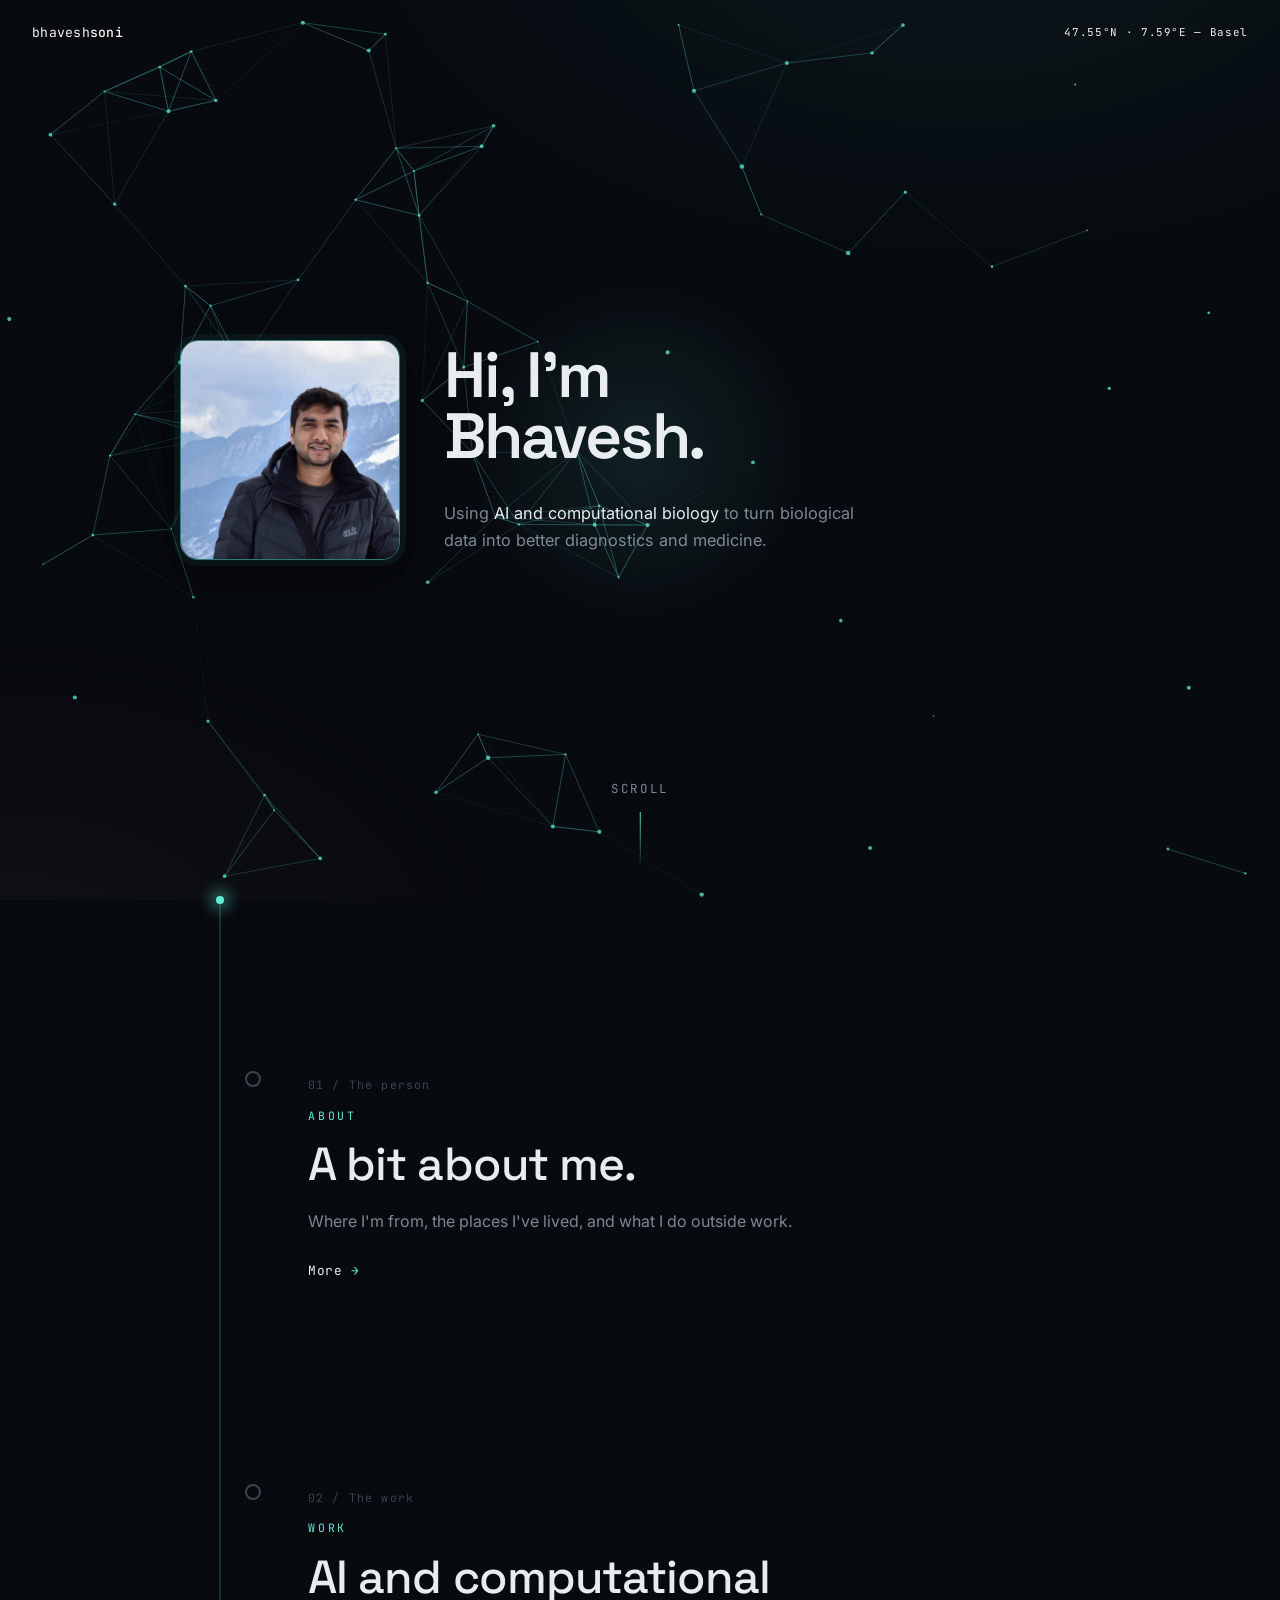
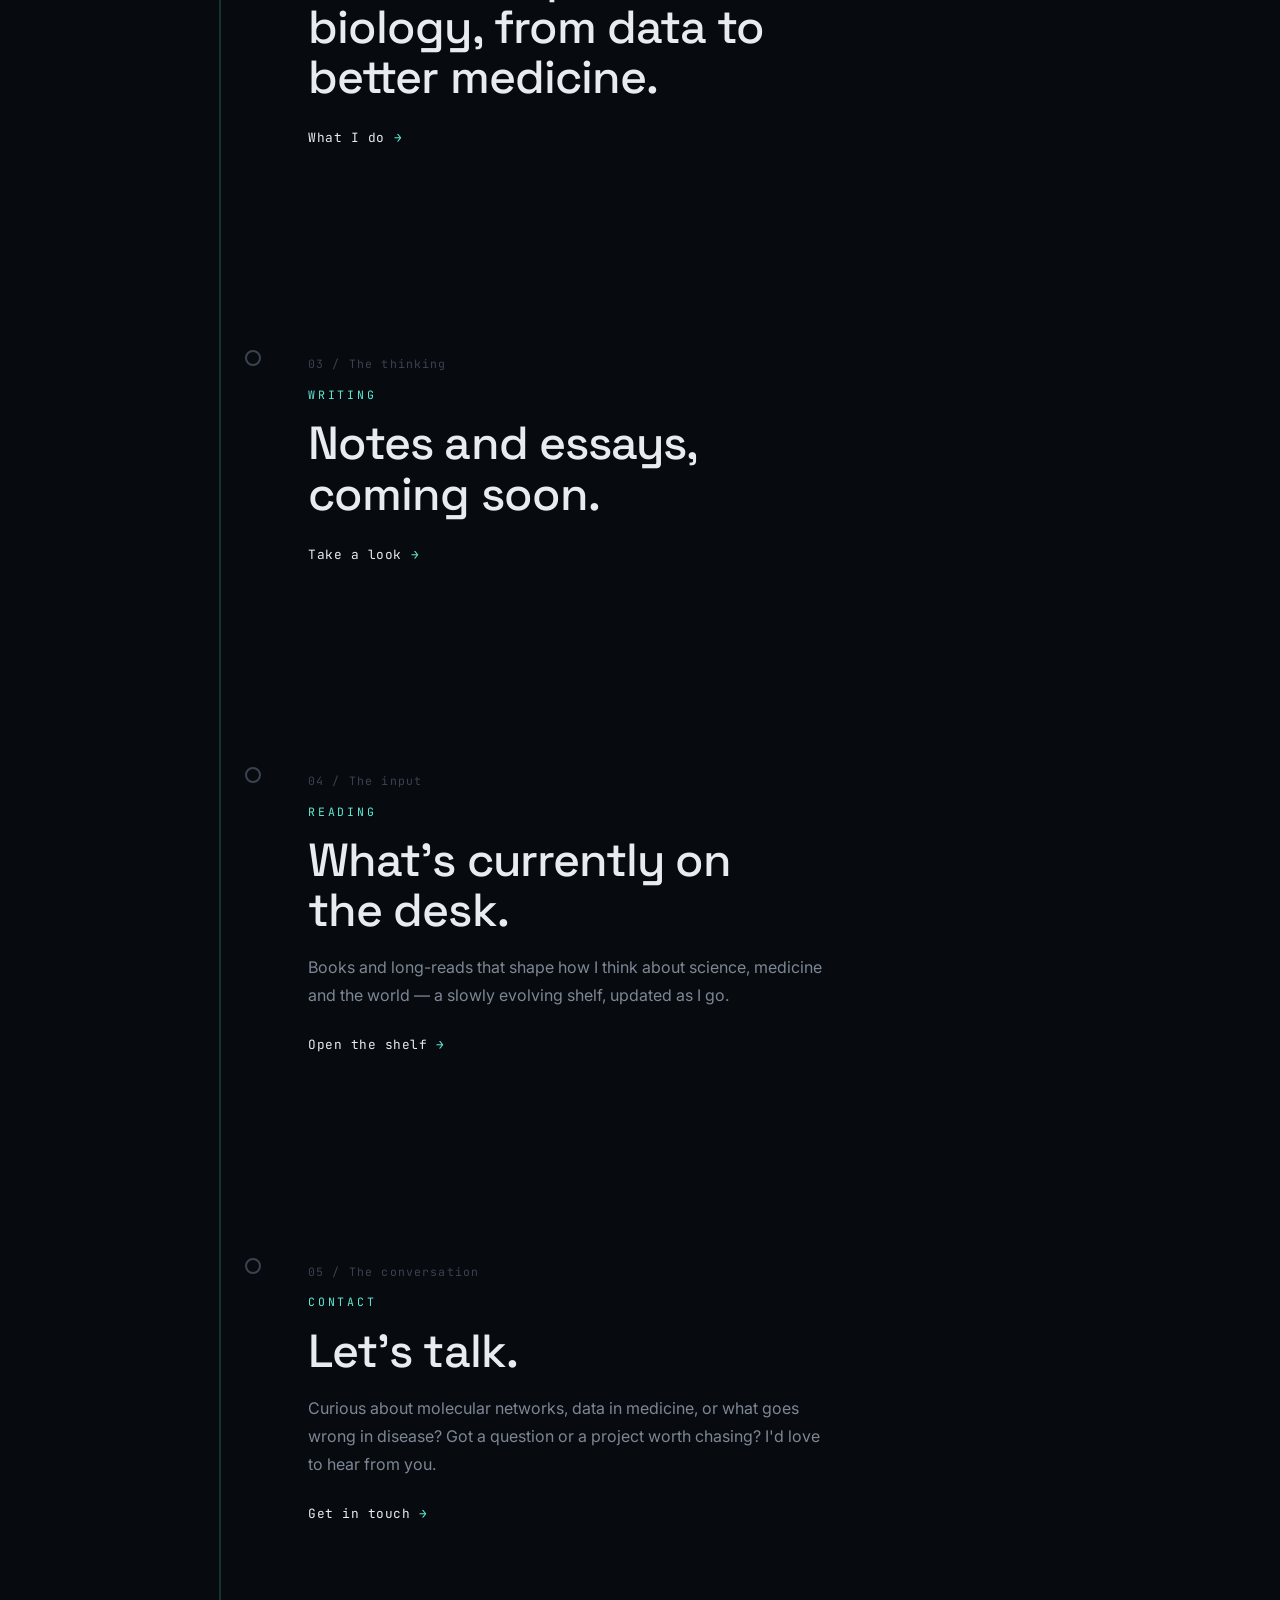
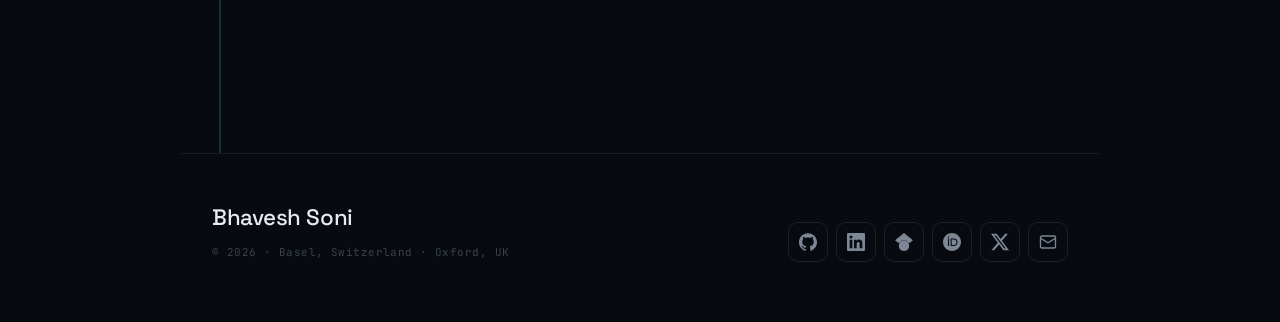
<file: index.html>
<!DOCTYPE html>
<html lang="en">
<head>
  <meta charset="utf-8">
  <meta name="viewport" content="width=device-width, initial-scale=1">
  <meta name="description" content="Bhavesh Soni — using AI and computational biology to turn biological data into better diagnostics and medicine. Roche pRED &amp; University of Oxford.">
  <title>Bhavesh Soni</title>
  <link rel="canonical" href="https://bhaveshsoni.com/">

  <!-- Open Graph / Twitter -->
  <meta property="og:type" content="website">
  <meta property="og:site_name" content="Bhavesh Soni">
  <meta property="og:title" content="Bhavesh Soni">
  <meta property="og:description" content="Using AI and computational biology to turn biological data into better diagnostics and medicine.">
  <meta property="og:url" content="https://bhaveshsoni.com/">
  <meta property="og:image" content="https://bhaveshsoni.com/img/avatar.jpg">
  <meta name="twitter:card" content="summary">
  <meta name="twitter:title" content="Bhavesh Soni">
  <meta name="twitter:description" content="Using AI and computational biology to turn biological data into better diagnostics and medicine.">
  <meta name="twitter:image" content="https://bhaveshsoni.com/img/avatar.jpg">

  <!-- Person structured data -->
  <script type="application/ld+json">
  {
    "@context": "https://schema.org",
    "@type": "Person",
    "name": "Bhavesh Soni",
    "url": "https://bhaveshsoni.com/",
    "image": "https://bhaveshsoni.com/img/avatar.jpg",
    "jobTitle": "Computational Biologist",
    "description": "Using AI and computational biology to turn biological data into better diagnostics and medicine.",
    "worksFor": { "@type": "Organization", "name": "Roche" },
    "affiliation": { "@type": "CollegeOrUniversity", "name": "University of Oxford" },
    "knowsAbout": ["Artificial Intelligence","Computational Biology","Machine Learning","Multi-omics","Drug Discovery","Diagnostics","Precision Medicine"],
    "sameAs": [
      "https://www.linkedin.com/in/bsoni08/",
      "https://scholar.google.com/citations?user=UTqrUAgAAAAJ",
      "https://orcid.org/0009-0002-1093-9452",
      "https://x.com/bsoni08",
      "https://github.com/bsoni08",
      "https://www.instagram.com/bhavesh_soni8/"
    ]
  }
  </script>
  <link rel="preconnect" href="https://fonts.googleapis.com">
  <link rel="preconnect" href="https://fonts.gstatic.com" crossorigin>
  <link href="https://fonts.googleapis.com/css2?family=Space+Grotesk:wght@400;500;600;700&family=Inter:wght@300;400;500&family=JetBrains+Mono:wght@400;500&display=swap" rel="stylesheet">
  <style>
    *, *::before, *::after { box-sizing: border-box; margin: 0; padding: 0; }

    :root {
      --ink:    #070a0f;
      --ink-2:  #0c1118;
      --text:   #e8ecf1;
      --muted:  #7d8794;
      --faint:  #3a434f;
      --teal:   #5eead4;
      --teal-d: rgba(94,234,212,.5);
      --amber:  #f5b572;
      --line:   rgba(94,234,212,.18);
      --disp:   'Space Grotesk', sans-serif;
      --body:   'Inter', system-ui, sans-serif;
      --mono:   'JetBrains Mono', monospace;
      --maxw:   920px;
    }

    html { scroll-behavior: smooth; }
    body {
      background: var(--ink);
      color: var(--text);
      font-family: var(--body);
      line-height: 1.6;
      -webkit-font-smoothing: antialiased;
      overflow-x: hidden;
    }
    /* subtle vignette + grain feel */
    body::before {
      content: '';
      position: fixed; inset: 0; z-index: 0; pointer-events: none;
      background:
        radial-gradient(1200px 700px at 75% -10%, rgba(94,234,212,.06), transparent 60%),
        radial-gradient(900px 600px at 0% 110%, rgba(245,181,114,.05), transparent 60%);
    }
    a { color: inherit; text-decoration: none; }

    /* ── Cursor glow ── */
    .cursor-glow {
      position: fixed; top: 0; left: 0; z-index: 60;
      width: 380px; height: 380px; border-radius: 50%;
      margin: -190px 0 0 -190px; pointer-events: none;
      background: radial-gradient(circle, rgba(94,234,212,.10), transparent 65%);
      mix-blend-mode: screen;
      transition: opacity .4s ease;
      will-change: transform;
    }

    /* ── Header ── */
    .top {
      position: fixed; top: 0; left: 0; right: 0; z-index: 50;
      display: flex; align-items: center; justify-content: space-between;
      padding: 22px 32px;
      mix-blend-mode: difference;
    }
    .brand {
      font-family: var(--mono); font-size: .82rem; letter-spacing: .02em;
      color: #fff;
    }
    .brand b { font-weight: 500; }
    .top-meta { font-family: var(--mono); font-size: .68rem; color: #fff; letter-spacing: .06em; }

    /* ── Hero ── */
    .hero {
      position: relative; z-index: 2;
      min-height: 100vh;
      display: flex; flex-direction: column; justify-content: center;
      padding: 0 32px;
    }
    #field {
      position: absolute; inset: 0; z-index: -1;
      width: 100%; height: 100%; display: block;
    }
    .hero-inner { max-width: var(--maxw); margin: 0 auto; width: 100%; display: flex; align-items: center; gap: 44px; }
    .hero-avatar {
      width: 220px; height: 220px; border-radius: 18px; object-fit: cover; flex-shrink: 0;
      border: 1px solid var(--teal-d);
      box-shadow: 0 0 0 6px rgba(94,234,212,.06), 0 14px 44px rgba(0,0,0,.5);
      opacity: 0; transform: translateY(12px);
      animation: rise .9s .05s cubic-bezier(.2,.7,.2,1) forwards;
    }
    @media (max-width: 640px) {
      .hero-inner { flex-direction: column; align-items: flex-start; gap: 26px; }
      .hero-avatar { width: 150px; height: 150px; }
    }
    .kicker {
      font-family: var(--mono); font-size: .74rem; letter-spacing: .22em;
      text-transform: uppercase; color: var(--teal);
      display: flex; align-items: center; gap: 12px; margin-bottom: 26px;
      opacity: 0; animation: rise .9s .1s cubic-bezier(.2,.7,.2,1) forwards;
    }
    .kicker::before { content: ''; width: 34px; height: 1px; background: var(--teal-d); }
    .hero h1 {
      font-family: var(--disp); font-weight: 600;
      font-size: clamp(2rem, 5.5vw, 4rem);
      line-height: .96; letter-spacing: -.035em;
      color: var(--text);
    }
    .hero h1 .ln {
      display: block; overflow: hidden;
    }
    .hero h1 .ln span {
      display: block;
      transform: translateY(105%);
      animation: rise 1s cubic-bezier(.2,.75,.2,1) forwards;
    }
    .hero h1 .ln:nth-child(1) span { animation-delay: .18s; }
    .hero h1 .ln:nth-child(2) span { animation-delay: .30s; }
    .hero-tag {
      margin-top: 32px; max-width: 440px;
      font-size: 1.02rem; color: var(--muted); line-height: 1.7;
      opacity: 0; animation: rise .9s .55s cubic-bezier(.2,.7,.2,1) forwards;
    }
    .hero-tag em { color: var(--text); font-style: normal; }

    .scrollcue {
      position: absolute; left: 50%; bottom: 30px; transform: translateX(-50%);
      display: flex; flex-direction: column; align-items: center; gap: 13px;
      font-family: var(--mono); font-size: .78rem; letter-spacing: .22em;
      text-transform: uppercase; color: var(--muted);
      opacity: 0; animation: fade 1s 1.1s forwards;
    }
    .scrollcue .bar {
      width: 1px; height: 58px;
      background: linear-gradient(var(--teal), transparent);
      position: relative; overflow: hidden;
    }
    .scrollcue .bar::after {
      content: ''; position: absolute; top: -50%; left: 0; width: 100%; height: 50%;
      background: var(--teal);
      animation: drop 1.8s ease-in-out infinite;
    }

    /* ── Journey ── */
    .journey {
      position: relative; z-index: 2;
      max-width: var(--maxw); margin: 0 auto;
      padding: 8vh 32px 14vh;
    }
    /* spine — a simple line that fills as you scroll */
    .spine {
      position: absolute; top: 0; bottom: 0; left: 39px; width: 2px;
      background: var(--line);
    }
    .spine-fill {
      position: absolute; top: 0; left: 39px; width: 2px; height: 0;
      background: linear-gradient(var(--teal-d), var(--teal));
      box-shadow: 0 0 12px 1px rgba(94,234,212,.5);
    }
    .spine-fill::after {
      content: ''; position: absolute; bottom: -4px; left: -3px;
      width: 8px; height: 8px; border-radius: 50%;
      background: var(--teal);
      box-shadow: 0 0 16px 3px rgba(94,234,212,.8);
    }

    .station {
      position: relative;
      padding: 11vh 0 11vh 96px;
    }
    .station:first-child { padding-top: 2vh; }
    .node {
      position: absolute; left: 33px; top: 11vh;
      width: 16px; height: 16px; border-radius: 50%;
      background: var(--ink); border: 2px solid var(--faint);
      transition: border-color .5s ease, box-shadow .5s ease, background .5s ease;
    }
    .station:first-child .node { top: 2vh; }
    .node.lit {
      border-color: var(--teal);
      background: var(--teal);
    }

    .st-index {
      font-family: var(--mono); font-size: .72rem; color: var(--faint);
      letter-spacing: .1em;
    }
    .st-label {
      display: block; font-family: var(--mono); font-size: .72rem;
      letter-spacing: .24em; text-transform: uppercase; color: var(--teal);
      margin: 10px 0 14px;
    }
    .st-title {
      font-family: var(--disp); font-weight: 500;
      font-size: clamp(1.7rem, 4vw, 2.9rem);
      line-height: 1.08; letter-spacing: -.02em; color: var(--text);
      max-width: 16ch;
    }
    .st-desc {
      margin-top: 18px; max-width: 52ch;
      color: var(--muted); font-size: 1rem; line-height: 1.75;
    }
    .st-desc a { color: var(--text); border-bottom: 1px solid var(--faint); transition: border-color .25s; }
    .st-desc a:hover { border-color: var(--teal); }
    .st-link {
      display: inline-flex; align-items: center; gap: 9px;
      margin-top: 26px;
      font-family: var(--mono); font-size: .8rem; letter-spacing: .04em;
      color: var(--text);
      padding-bottom: 4px;
      position: relative;
    }
    .st-link span {
      transition: transform .3s cubic-bezier(.2,.7,.2,1); color: var(--teal);
    }
    .st-link::after {
      content: ''; position: absolute; left: 0; bottom: 0; height: 1px; width: 100%;
      background: var(--faint); transform: scaleX(0); transform-origin: left;
      transition: transform .35s cubic-bezier(.2,.7,.2,1), background .35s;
    }
    .st-link:hover span { transform: translateX(6px); }
    .st-link:hover::after { transform: scaleX(1); background: var(--teal); }

    /* reveal */
    .reveal { opacity: 0; transform: translateY(28px); transition: opacity .8s cubic-bezier(.2,.7,.2,1), transform .8s cubic-bezier(.2,.7,.2,1); }
    .reveal.in { opacity: 1; transform: none; }

    /* ── Footer ── */
    .foot {
      position: relative; z-index: 2;
      border-top: 1px solid rgba(255,255,255,.06);
      max-width: var(--maxw); margin: 0 auto;
      padding: 46px 32px 60px;
      display: flex; align-items: flex-end; justify-content: space-between;
      flex-wrap: wrap; gap: 24px;
    }
    .foot-sig { font-family: var(--disp); font-size: 1.4rem; font-weight: 500; letter-spacing: -.02em; }
    .foot-sig span { color: inherit; }
    .foot-note { font-family: var(--mono); font-size: .68rem; color: var(--faint); margin-top: 8px; letter-spacing: .04em; }
    .socials { display: flex; gap: 8px; }
    .socials a {
      width: 40px; height: 40px; border-radius: 10px;
      display: flex; align-items: center; justify-content: center;
      border: 1px solid rgba(255,255,255,.09); color: var(--muted);
      transition: all .3s cubic-bezier(.2,.7,.2,1);
    }
    .socials a:hover { color: var(--teal); border-color: var(--teal-d); transform: translateY(-3px); box-shadow: 0 8px 26px rgba(94,234,212,.12); }
    .socials svg { width: 18px; height: 18px; }

    /* ── Animations ── */
    @keyframes rise { to { transform: none; opacity: 1; } }
    @keyframes fade { to { opacity: 1; } }
    @keyframes drop { 0% { top: -50%; } 60%,100% { top: 100%; } }

    @media (max-width: 600px) {
      .top { padding: 18px 22px; }
      .hero, .journey, .foot { padding-left: 22px; padding-right: 22px; }
      .spine, .spine-fill { left: 29px; }
      .node { left: 23px; }
      .station { padding-left: 70px; }
      .top-meta { display: none; }
    }

    @media (prefers-reduced-motion: reduce) {
      .hero h1 .ln span, .kicker, .hero-tag, .scrollcue { animation: none; opacity: 1; transform: none; }
      .scrollcue .bar::after { animation: none; }
    }
  </style>
</head>
<body>

<div class="cursor-glow" id="glow"></div>

<header class="top">
  <a class="brand" href="index.html">bhavesh<b>soni</b></a>
  <span class="top-meta">47.55°N · 7.59°E — Basel</span>
</header>

<!-- ── Hero ── -->
<section class="hero">
  <canvas id="field"></canvas>
  <div class="hero-inner">
    <img class="hero-avatar" src="img/avatar.jpg" alt="Bhavesh Soni, computational biologist at Roche pRED and the University of Oxford" width="220" height="220">
    <div class="hero-text">
      <h1>
        <span class="ln"><span>Hi, I'm</span></span>
        <span class="ln"><span>Bhavesh.</span></span>
      </h1>
      <p class="hero-tag">
        Using <em>AI and computational biology</em> to turn biological data into
        better diagnostics and medicine.
      </p>
    </div>
  </div>
  <div class="scrollcue">
    <span>Scroll</span>
    <span class="bar"></span>
  </div>
</section>

<!-- ── Journey ── -->
<main class="journey">
  <div class="spine"></div>
  <div class="spine-fill" id="spineFill"></div>

  <section class="station reveal" id="about">
    <span class="node"></span>
    <span class="st-index">01 / The person</span>
    <span class="st-label">About</span>
    <h2 class="st-title">A bit about me.</h2>
    <p class="st-desc">
      Where I'm from, the places I've lived, and what I do outside work.
    </p>
    <a class="st-link" href="about.html">More <span>→</span></a>
  </section>

  <section class="station reveal" id="work">
    <span class="node"></span>
    <span class="st-index">02 / The work</span>
    <span class="st-label">Work</span>
    <h2 class="st-title">AI and computational biology, from data to better medicine.</h2>
    <a class="st-link" href="work.html">What I do <span>→</span></a>
  </section>

  <section class="station reveal" id="writing">
    <span class="node"></span>
    <span class="st-index">03 / The thinking</span>
    <span class="st-label">Writing</span>
    <h2 class="st-title">Notes and essays, coming soon.</h2>
    <a class="st-link" href="blog.html">Take a look <span>→</span></a>
  </section>

  <section class="station reveal" id="reading">
    <span class="node"></span>
    <span class="st-index">04 / The input</span>
    <span class="st-label">Reading</span>
    <h2 class="st-title">What's currently on the desk.</h2>
    <p class="st-desc">
      Books and long-reads that shape how I think about science, medicine and
      the world — a slowly evolving shelf, updated as I go.
    </p>
    <a class="st-link" href="reading.html">Open the shelf <span>→</span></a>
  </section>

  <section class="station reveal" id="contact">
    <span class="node"></span>
    <span class="st-index">05 / The conversation</span>
    <span class="st-label">Contact</span>
    <h2 class="st-title">Let's talk.</h2>
    <p class="st-desc">
      Curious about molecular networks, data in medicine, or what goes wrong in
      disease? Got a question or a project worth chasing? I'd love to hear from you.
    </p>
    <a class="st-link" href="contact.html">Get in touch <span>→</span></a>
  </section>
</main>

<!-- ── Footer ── -->
<footer class="foot">
  <div>
    <div class="foot-sig">Bhavesh <span>Soni</span></div>
    <div class="foot-note">© 2026 · Basel, Switzerland · Oxford, UK</div>
  </div>
  <nav class="socials" aria-label="Social links">
    <a href="https://github.com/bsoni08" target="_blank" rel="noopener" aria-label="GitHub">
      <svg viewBox="0 0 24 24" fill="currentColor" aria-hidden="true"><path d="M12 .297c-6.63 0-12 5.373-12 12 0 5.303 3.438 9.8 8.205 11.385.6.113.82-.258.82-.577 0-.285-.01-1.04-.015-2.04-3.338.724-4.042-1.61-4.042-1.61C4.422 18.07 3.633 17.7 3.633 17.7c-1.087-.744.084-.729.084-.729 1.205.084 1.838 1.236 1.838 1.236 1.07 1.835 2.809 1.305 3.495.998.108-.776.417-1.305.76-1.605-2.665-.3-5.466-1.332-5.466-5.93 0-1.31.465-2.38 1.235-3.22-.135-.303-.54-1.523.105-3.176 0 0 1.005-.322 3.3 1.23.96-.267 1.98-.399 3-.405 1.02.006 2.04.138 3 .405 2.28-1.552 3.285-1.23 3.285-1.23.645 1.653.24 2.873.12 3.176.765.84 1.23 1.91 1.23 3.22 0 4.61-2.805 5.625-5.475 5.92.42.36.81 1.096.81 2.22 0 1.606-.015 2.896-.015 3.286 0 .315.21.69.825.57C20.565 22.092 24 17.592 24 12.297c0-6.627-5.373-12-12-12"/></svg>
    </a>
    <a href="https://www.linkedin.com/in/bsoni08/" target="_blank" rel="noopener" aria-label="LinkedIn">
      <svg viewBox="0 0 24 24" fill="currentColor" aria-hidden="true"><path d="M20.447 20.452h-3.554v-5.569c0-1.328-.027-3.037-1.852-3.037-1.853 0-2.136 1.445-2.136 2.939v5.667H9.351V9h3.414v1.561h.046c.477-.9 1.637-1.85 3.37-1.85 3.601 0 4.267 2.37 4.267 5.455v6.286zM5.337 7.433a2.062 2.062 0 0 1-2.063-2.065 2.064 2.064 0 1 1 2.063 2.065zm1.782 13.019H3.555V9h3.564v11.452zM22.225 0H1.771C.792 0 0 .774 0 1.729v20.542C0 23.227.792 24 1.771 24h20.451C23.2 24 24 23.227 24 22.271V1.729C24 .774 23.2 0 22.222 0h.003z"/></svg>
    </a>
    <a href="https://scholar.google.com/citations?hl=en&amp;user=UTqrUAgAAAAJ" target="_blank" rel="noopener" aria-label="Google Scholar">
      <svg viewBox="0 0 24 24" fill="currentColor" aria-hidden="true"><path d="M5.242 13.769L0 9.5 12 0l12 9.5-5.242 4.269C17.548 11.249 14.978 9.5 12 9.5c-2.977 0-5.548 1.748-6.758 4.269zM12 10a7 7 0 1 0 0 14 7 7 0 0 0 0-14z"/></svg>
    </a>
    <a href="https://orcid.org/0009-0002-1093-9452" target="_blank" rel="noopener" aria-label="ORCID">
      <svg viewBox="0 0 24 24" fill="currentColor" aria-hidden="true"><path d="M12 0C5.372 0 0 5.372 0 12s5.372 12 12 12 12-5.372 12-12S18.628 0 12 0zM7.369 4.378c.525 0 .947.431.947.947s-.422.947-.947.947a.95.95 0 0 1-.947-.947c0-.525.422-.947.947-.947zm-.722 3.038h1.444v10.041H6.647V7.416zm3.562 0h3.9c3.712 0 5.344 2.653 5.344 5.025 0 2.578-2.016 5.025-5.325 5.025h-3.919V7.416zm1.444 1.303v7.444h2.297c3.272 0 4.022-2.484 4.022-3.722 0-2.016-1.284-3.722-4.097-3.722h-2.222z"/></svg>
    </a>
    <a href="https://x.com/bsoni08" target="_blank" rel="noopener" aria-label="X (Twitter)">
      <svg viewBox="0 0 24 24" fill="currentColor" aria-hidden="true"><path d="M18.901 1.153h3.68l-8.04 9.19L24 22.846h-7.406l-5.8-7.584-6.638 7.584H.474l8.6-9.83L0 1.154h7.594l5.243 6.932ZM17.61 20.644h2.039L6.486 3.24H4.298Z"/></svg>
    </a>
    <a href="contact.html#contact-form" aria-label="Contact">
      <svg viewBox="0 0 24 24" fill="none" stroke="currentColor" stroke-width="1.8" aria-hidden="true"><rect x="2" y="4" width="20" height="16" rx="2"/><path d="m22 7-10 6L2 7"/></svg>
    </a>
  </nav>
</footer>

<script>
(function () {
  const reduce = window.matchMedia('(prefers-reduced-motion: reduce)').matches;

  /* ── Cursor glow ── */
  const glow = document.getElementById('glow');
  let gx = innerWidth / 2, gy = innerHeight / 2, tx = gx, ty = gy;
  if (!('ontouchstart' in window)) {
    addEventListener('mousemove', e => { tx = e.clientX; ty = e.clientY; });
  } else { glow.style.display = 'none'; }

  /* ── Particle field ── */
  const canvas = document.getElementById('field');
  const ctx = canvas.getContext('2d');
  const DPR = Math.min(2, window.devicePixelRatio || 1);
  let W = 0, H = 0, nodes = [];
  const mouse = { x: -9999, y: -9999 };
  const hero = canvas.parentElement;

  addEventListener('mousemove', e => {
    const r = hero.getBoundingClientRect();
    mouse.x = e.clientX - r.left;
    mouse.y = e.clientY - r.top;
  });
  hero.addEventListener('mouseleave', () => { mouse.x = -9999; mouse.y = -9999; });

  function build() {
    W = hero.clientWidth; H = hero.clientHeight;
    canvas.width = W * DPR; canvas.height = H * DPR;
    ctx.setTransform(DPR, 0, 0, DPR, 0, 0);
    const count = Math.round(Math.min(96, Math.max(36, W / 16)));
    nodes = [];
    for (let i = 0; i < count; i++) {
      nodes.push({
        x: Math.random() * W, y: Math.random() * H,
        vx: (Math.random() - .5) * .22, vy: (Math.random() - .5) * .22,
        r: Math.random() * 1.6 + .7
      });
    }
  }

  const LINK = 132, LINK2 = LINK * LINK, MOUSE = 190, MOUSE2 = MOUSE * MOUSE;

  function frame() {
    ctx.clearRect(0, 0, W, H);

    for (const n of nodes) {
      n.x += n.vx; n.y += n.vy;
      if (n.x < 0) n.x += W; else if (n.x > W) n.x -= W;
      if (n.y < 0) n.y += H; else if (n.y > H) n.y -= H;

      // gentle pull toward cursor
      const mdx = mouse.x - n.x, mdy = mouse.y - n.y;
      const md2 = mdx * mdx + mdy * mdy;
      if (md2 < MOUSE2) {
        const f = (1 - md2 / MOUSE2) * .015;
        n.vx += mdx * f * .02; n.vy += mdy * f * .02;
      }
      const sp = Math.hypot(n.vx, n.vy);
      if (sp > .5) { n.vx *= .5 / sp; n.vy *= .5 / sp; }
    }

    // links between nodes
    for (let i = 0; i < nodes.length; i++) {
      for (let j = i + 1; j < nodes.length; j++) {
        const a = nodes[i], b = nodes[j];
        const dx = a.x - b.x, dy = a.y - b.y, d2 = dx * dx + dy * dy;
        if (d2 < LINK2) {
          const al = (1 - d2 / LINK2) * .42;
          ctx.strokeStyle = 'rgba(94,234,212,' + al.toFixed(3) + ')';
          ctx.lineWidth = 1;
          ctx.beginPath(); ctx.moveTo(a.x, a.y); ctx.lineTo(b.x, b.y); ctx.stroke();
        }
      }
    }

    // links + nodes to cursor
    for (const n of nodes) {
      const dx = mouse.x - n.x, dy = mouse.y - n.y, d2 = dx * dx + dy * dy;
      let near = false;
      if (d2 < MOUSE2) {
        near = true;
        const al = (1 - d2 / MOUSE2) * .55;
        ctx.strokeStyle = 'rgba(245,181,114,' + al.toFixed(3) + ')';
        ctx.lineWidth = 1;
        ctx.beginPath(); ctx.moveTo(mouse.x, mouse.y); ctx.lineTo(n.x, n.y); ctx.stroke();
      }
      ctx.beginPath();
      ctx.arc(n.x, n.y, n.r, 0, Math.PI * 2);
      ctx.fillStyle = near ? 'rgba(245,181,114,.95)' : 'rgba(94,234,212,.75)';
      ctx.fill();
    }

    requestAnimationFrame(frame);
  }

  function tickGlow() {
    gx += (tx - gx) * .12; gy += (ty - gy) * .12;
    glow.style.transform = 'translate(' + gx + 'px,' + gy + 'px)';
    requestAnimationFrame(tickGlow);
  }

  build();
  addEventListener('resize', build);
  if (reduce) { frame(); } else { frame(); tickGlow(); }

  /* ── Scroll-driven spine + node lighting ── */
  const journey = document.querySelector('.journey');
  const spineFill = document.getElementById('spineFill');
  const stationNodes = [...document.querySelectorAll('.node')];
  let ticking = false;

  function onScroll() {
    if (ticking) return;
    ticking = true;
    requestAnimationFrame(() => {
      const jr = journey.getBoundingClientRect();
      const fill = Math.max(0, Math.min(journey.offsetHeight, innerHeight * 0.55 - jr.top));
      spineFill.style.height = fill + 'px';
      for (const n of stationNodes) {
        const nr = n.getBoundingClientRect();
        const center = nr.top + nr.height / 2 - jr.top;
        n.classList.toggle('lit', center <= fill);
      }
      ticking = false;
    });
  }
  addEventListener('scroll', onScroll, { passive: true });
  addEventListener('resize', onScroll);
  onScroll();

  /* ── Reveal stations ── */
  const io = new IntersectionObserver(
    es => es.forEach(e => e.isIntersecting && e.target.classList.add('in')),
    { threshold: 0.18 }
  );
  document.querySelectorAll('.reveal').forEach(el => io.observe(el));
})();
</script>
</body>
</html>
</file>
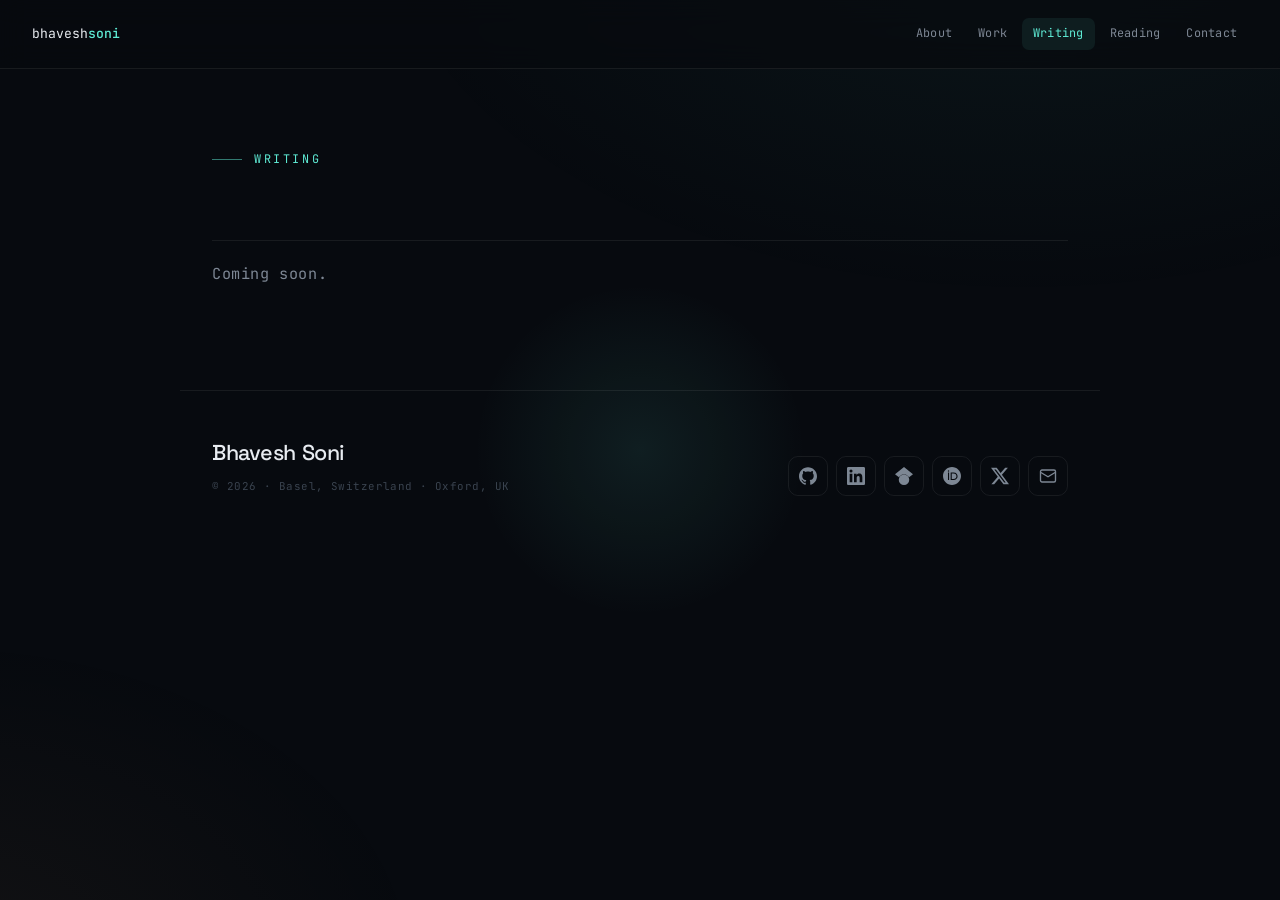
<file: blog.html>
<!DOCTYPE html>
<html lang="en">
<head>
  <meta charset="utf-8">
  <meta name="viewport" content="width=device-width, initial-scale=1">
  <meta name="description" content="Writing by Bhavesh Soni — essays on FAIR data, single-cell genomics, reproducible workflows, and machine learning in oncology.">
  <title>Writing — Bhavesh Soni</title>
  <link rel="stylesheet" href="css/inner.css">
  <link rel="canonical" href="https://bhaveshsoni.com/blog.html">
</head>
<body>

<div class="cursor-glow" id="glow"></div>

<header class="top">
  <a class="brand" href="index.html">bhavesh<b>soni</b></a>
  <nav class="top-nav">
    <a href="about.html">About</a>
    <a href="work.html">Work</a>
    <a href="blog.html" class="active">Writing</a>
    <a href="reading.html">Reading</a>
    <a href="contact.html">Contact</a>
  </nav>
</header>

<div class="wrap">

  <header class="phero">
    <p class="kicker">Writing</p>
    <!-- hero hidden for now
    <h1>Essays &amp;<br>long-form.</h1>
    <p class="lead">
      Notes on <em>FAIR data, single-cell genomics, reproducible workflows</em> and
      machine learning in medicine — where the field genuinely delivers, and where
      the hype still outruns the evidence.
    </p>
    -->
  </header>

  <p style="font-family:var(--mono);color:var(--muted);font-size:.95rem;letter-spacing:.04em;padding:8px 0 24px">Coming soon.</p>

  <!-- Writing entries hidden for now
  <p class="section-label">Published</p>
  <div class="entries">

    <a class="entry" href="blog/fair-data-oncology.html">
      <span class="dot"></span>
      <div class="entry-meta">May 2025<span>Essay</span></div>
      <div>
        <div class="entry-title">Why FAIR data principles matter for clinical oncology research</div>
        <p class="entry-desc">Data silos are the norm in clinical oncology. Findable, Accessible, Interoperable, Reusable offers a structural path forward — here's what that looks like in practice.</p>
      </div>
      <span class="entry-arrow">→</span>
    </a>

  </div>

  <p class="section-label">In the works</p>
  <div class="entries">

    <div class="entry soon">
      <span class="dot"></span>
      <div class="entry-meta">Soon<span>Bioinformatics</span></div>
      <div>
        <div class="entry-title">Single-cell RNA-seq: from raw reads to biological insight</div>
        <p class="entry-desc">A practical walkthrough — QC, normalisation, clustering, annotation — and the pitfalls at each step.</p>
      </div>
      <span class="entry-arrow">·</span>
    </div>

    <div class="entry soon">
      <span class="dot"></span>
      <div class="entry-meta">Soon<span>Machine learning</span></div>
      <div>
        <div class="entry-title">Machine learning in cancer immunotherapy: where we are, where we're going</div>
        <p class="entry-desc">From checkpoint-response prediction to multi-omics biomarkers — what's delivered real clinical value.</p>
      </div>
      <span class="entry-arrow">·</span>
    </div>

    <div class="entry soon">
      <span class="dot"></span>
      <div class="entry-meta">Soon<span>Reproducibility</span></div>
      <div>
        <div class="entry-title">Reproducible bioinformatics with Snakemake and Docker</div>
        <p class="entry-desc">Wrapping multi-step genomics pipelines so results still run months or years later.</p>
      </div>
      <span class="entry-arrow">·</span>
    </div>

  </div>
  -->

</div>

<footer class="foot">
  <div>
    <div class="foot-sig">Bhavesh <span>Soni</span></div>
    <div class="foot-note">© 2026 · Basel, Switzerland · Oxford, UK</div>
  </div>
  <nav class="socials" aria-label="Social links">
    <a href="https://github.com/bsoni08" target="_blank" rel="noopener" aria-label="GitHub"><svg viewBox="0 0 24 24" fill="currentColor" aria-hidden="true"><path d="M12 .297c-6.63 0-12 5.373-12 12 0 5.303 3.438 9.8 8.205 11.385.6.113.82-.258.82-.577 0-.285-.01-1.04-.015-2.04-3.338.724-4.042-1.61-4.042-1.61C4.422 18.07 3.633 17.7 3.633 17.7c-1.087-.744.084-.729.084-.729 1.205.084 1.838 1.236 1.838 1.236 1.07 1.835 2.809 1.305 3.495.998.108-.776.417-1.305.76-1.605-2.665-.3-5.466-1.332-5.466-5.93 0-1.31.465-2.38 1.235-3.22-.135-.303-.54-1.523.105-3.176 0 0 1.005-.322 3.3 1.23.96-.267 1.98-.399 3-.405 1.02.006 2.04.138 3 .405 2.28-1.552 3.285-1.23 3.285-1.23.645 1.653.24 2.873.12 3.176.765.84 1.23 1.91 1.23 3.22 0 4.61-2.805 5.625-5.475 5.92.42.36.81 1.096.81 2.22 0 1.606-.015 2.896-.015 3.286 0 .315.21.69.825.57C20.565 22.092 24 17.592 24 12.297c0-6.627-5.373-12-12-12"/></svg></a>
    <a href="https://www.linkedin.com/in/bsoni08/" target="_blank" rel="noopener" aria-label="LinkedIn"><svg viewBox="0 0 24 24" fill="currentColor" aria-hidden="true"><path d="M20.447 20.452h-3.554v-5.569c0-1.328-.027-3.037-1.852-3.037-1.853 0-2.136 1.445-2.136 2.939v5.667H9.351V9h3.414v1.561h.046c.477-.9 1.637-1.85 3.37-1.85 3.601 0 4.267 2.37 4.267 5.455v6.286zM5.337 7.433a2.062 2.062 0 0 1-2.063-2.065 2.064 2.064 0 1 1 2.063 2.065zm1.782 13.019H3.555V9h3.564v11.452zM22.225 0H1.771C.792 0 0 .774 0 1.729v20.542C0 23.227.792 24 1.771 24h20.451C23.2 24 24 23.227 24 22.271V1.729C24 .774 23.2 0 22.222 0h.003z"/></svg></a>
    <a href="https://scholar.google.com/citations?hl=en&amp;user=UTqrUAgAAAAJ" target="_blank" rel="noopener" aria-label="Google Scholar"><svg viewBox="0 0 24 24" fill="currentColor" aria-hidden="true"><path d="M5.242 13.769L0 9.5 12 0l12 9.5-5.242 4.269C17.548 11.249 14.978 9.5 12 9.5c-2.977 0-5.548 1.748-6.758 4.269zM12 10a7 7 0 1 0 0 14 7 7 0 0 0 0-14z"/></svg></a>
    <a href="https://orcid.org/0009-0002-1093-9452" target="_blank" rel="noopener" aria-label="ORCID"><svg viewBox="0 0 24 24" fill="currentColor" aria-hidden="true"><path d="M12 0C5.372 0 0 5.372 0 12s5.372 12 12 12 12-5.372 12-12S18.628 0 12 0zM7.369 4.378c.525 0 .947.431.947.947s-.422.947-.947.947a.95.95 0 0 1-.947-.947c0-.525.422-.947.947-.947zm-.722 3.038h1.444v10.041H6.647V7.416zm3.562 0h3.9c3.712 0 5.344 2.653 5.344 5.025 0 2.578-2.016 5.025-5.325 5.025h-3.919V7.416zm1.444 1.303v7.444h2.297c3.272 0 4.022-2.484 4.022-3.722 0-2.016-1.284-3.722-4.097-3.722h-2.222z"/></svg></a>
    <a href="https://x.com/bsoni08" target="_blank" rel="noopener" aria-label="X (Twitter)"><svg viewBox="0 0 24 24" fill="currentColor" aria-hidden="true"><path d="M18.901 1.153h3.68l-8.04 9.19L24 22.846h-7.406l-5.8-7.584-6.638 7.584H.474l8.6-9.83L0 1.154h7.594l5.243 6.932ZM17.61 20.644h2.039L6.486 3.24H4.298Z"/></svg></a>
    <a href="contact.html#contact-form" aria-label="Contact"><svg viewBox="0 0 24 24" fill="none" stroke="currentColor" stroke-width="1.8" aria-hidden="true"><rect x="2" y="4" width="20" height="16" rx="2"/><path d="m22 7-10 6L2 7"/></svg></a>
  </nav>
</footer>

<script>
(function () {
  var glow = document.getElementById('glow');
  if (glow) {
    if ('ontouchstart' in window) { glow.style.display = 'none'; }
    else {
      var gx = innerWidth/2, gy = innerHeight/2, tx = gx, ty = gy;
      addEventListener('mousemove', function (e) { tx = e.clientX; ty = e.clientY; });
      (function t(){ gx += (tx-gx)*.12; gy += (ty-gy)*.12; glow.style.transform = 'translate('+gx+'px,'+gy+'px)'; requestAnimationFrame(t); })();
    }
  }
  var io = new IntersectionObserver(function (es) { es.forEach(function (e) { if (e.isIntersecting) e.target.classList.add('in'); }); }, { threshold: 0.14 });
  document.querySelectorAll('.reveal').forEach(function (el) { io.observe(el); });
})();
</script>
</body>
</html>
</file>
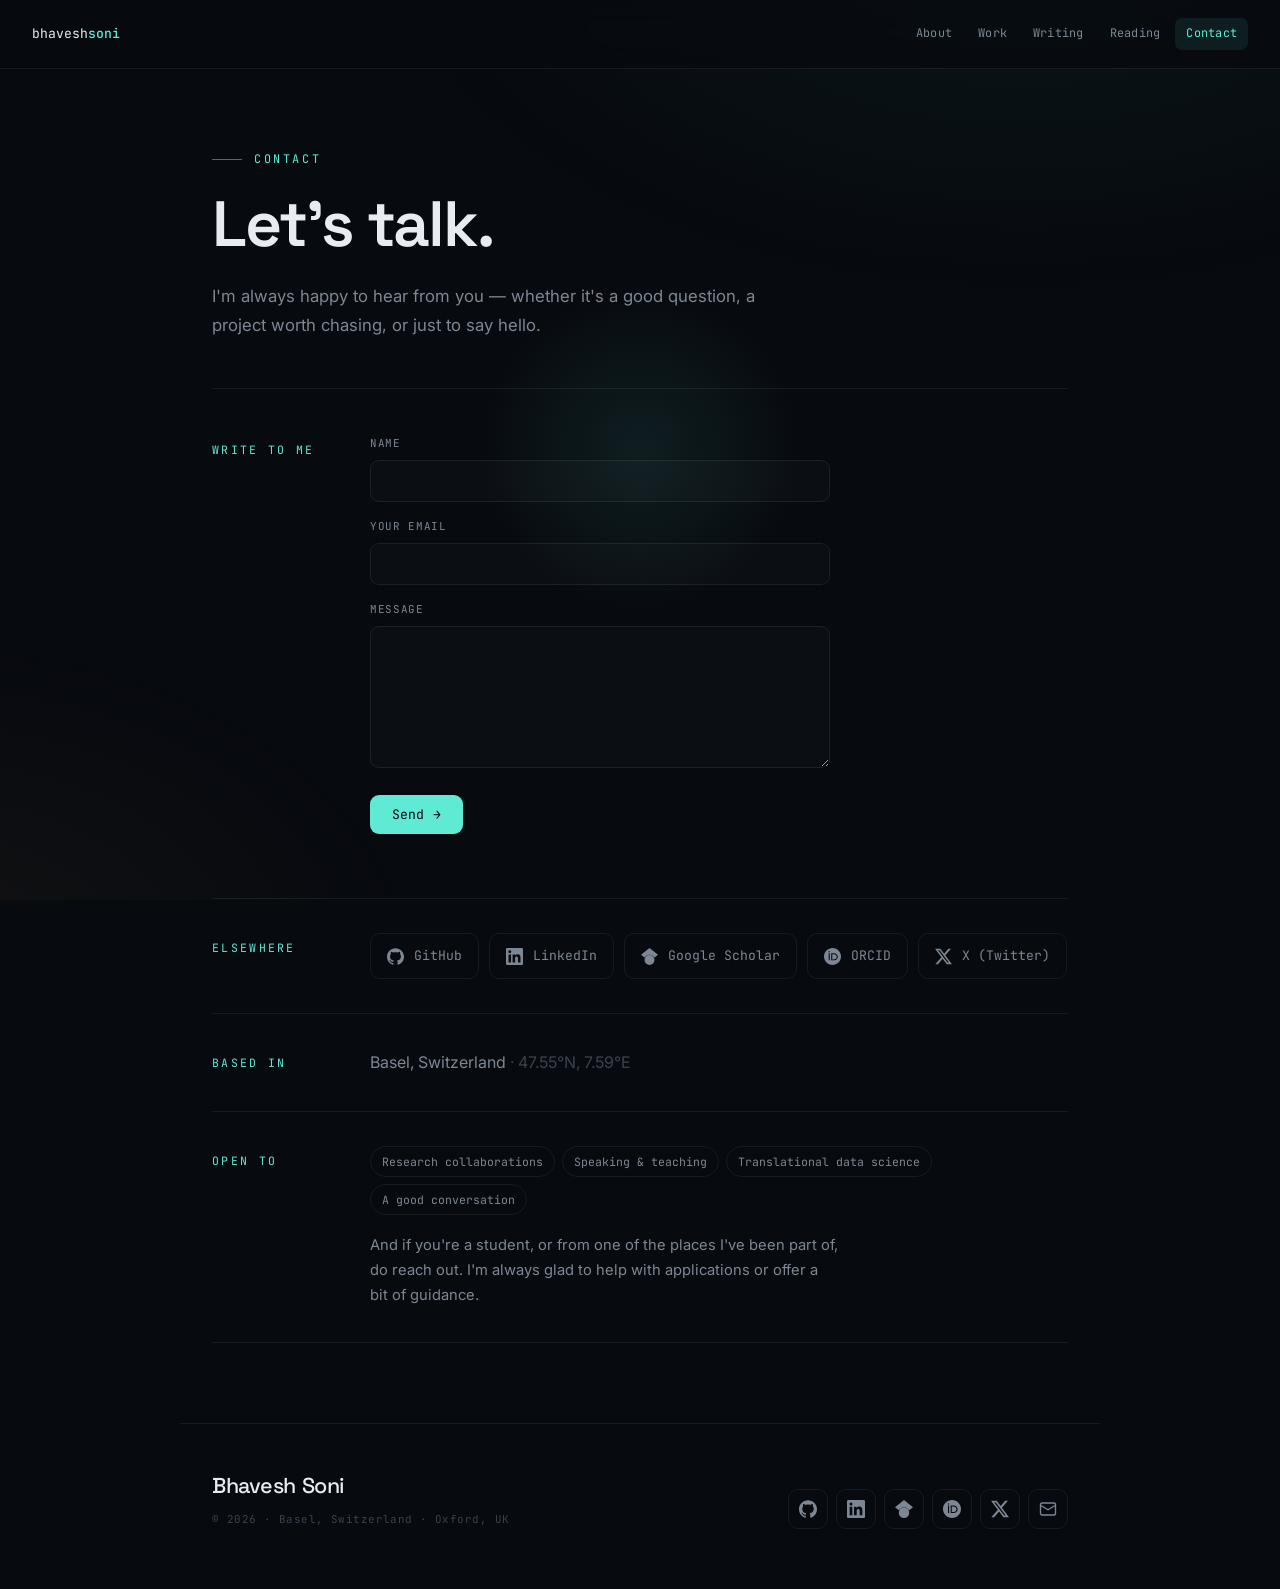
<file: contact.html>
<!DOCTYPE html>
<html lang="en">
<head>
  <meta charset="utf-8">
  <meta name="viewport" content="width=device-width, initial-scale=1">
  <meta name="description" content="Contact Bhavesh Soni — open to research collaborations, speaking, and good conversations about molecular networks, data, and disease.">
  <title>Contact — Bhavesh Soni</title>
  <link rel="stylesheet" href="css/inner.css">
  <link rel="canonical" href="https://bhaveshsoni.com/contact.html">
</head>
<body>

<div class="cursor-glow" id="glow"></div>

<header class="top">
  <a class="brand" href="index.html">bhavesh<b>soni</b></a>
  <nav class="top-nav">
    <a href="about.html">About</a>
    <a href="work.html">Work</a>
    <a href="blog.html">Writing</a>
    <a href="reading.html">Reading</a>
    <a href="contact.html" class="active">Contact</a>
  </nav>
</header>

<div class="wrap">

  <header class="phero">
    <p class="kicker">Contact</p>
    <h1>Let's talk.</h1>
    <p class="lead">
      I'm always happy to hear from you — whether it's a good question,
      a project worth chasing, or just to say hello.
    </p>
  </header>

  <div class="blocks">

    <div class="block reveal">
      <span class="block-label">Write to me</span>
      <div>
        <form class="contact-form" id="contact-form" action="https://formspree.io/f/mdajrjqz" method="POST">
          <div class="cf-field">
            <label for="cf-name">Name</label>
            <input id="cf-name" name="name" type="text" autocomplete="name" required>
          </div>
          <div class="cf-field">
            <label for="cf-email">Your email</label>
            <input id="cf-email" name="email" type="email" autocomplete="email" required>
          </div>
          <div class="cf-field">
            <label for="cf-msg">Message</label>
            <textarea id="cf-msg" name="message" rows="5" required></textarea>
          </div>
          <button class="cf-submit" type="submit">Send <span>→</span></button>
          <p class="cf-status" id="cf-status" role="status" aria-live="polite"></p>
        </form>
      </div>
    </div>

    <div class="block reveal">
      <span class="block-label">Elsewhere</span>
      <div class="contact-socials">
        <a href="https://github.com/bsoni08" target="_blank" rel="noopener">
          <svg viewBox="0 0 24 24" fill="currentColor" aria-hidden="true"><path d="M12 .297c-6.63 0-12 5.373-12 12 0 5.303 3.438 9.8 8.205 11.385.6.113.82-.258.82-.577 0-.285-.01-1.04-.015-2.04-3.338.724-4.042-1.61-4.042-1.61C4.422 18.07 3.633 17.7 3.633 17.7c-1.087-.744.084-.729.084-.729 1.205.084 1.838 1.236 1.838 1.236 1.07 1.835 2.809 1.305 3.495.998.108-.776.417-1.305.76-1.605-2.665-.3-5.466-1.332-5.466-5.93 0-1.31.465-2.38 1.235-3.22-.135-.303-.54-1.523.105-3.176 0 0 1.005-.322 3.3 1.23.96-.267 1.98-.399 3-.405 1.02.006 2.04.138 3 .405 2.28-1.552 3.285-1.23 3.285-1.23.645 1.653.24 2.873.12 3.176.765.84 1.23 1.91 1.23 3.22 0 4.61-2.805 5.625-5.475 5.92.42.36.81 1.096.81 2.22 0 1.606-.015 2.896-.015 3.286 0 .315.21.69.825.57C20.565 22.092 24 17.592 24 12.297c0-6.627-5.373-12-12-12"/></svg>
          GitHub
        </a>
        <a href="https://www.linkedin.com/in/bsoni08/" target="_blank" rel="noopener">
          <svg viewBox="0 0 24 24" fill="currentColor" aria-hidden="true"><path d="M20.447 20.452h-3.554v-5.569c0-1.328-.027-3.037-1.852-3.037-1.853 0-2.136 1.445-2.136 2.939v5.667H9.351V9h3.414v1.561h.046c.477-.9 1.637-1.85 3.37-1.85 3.601 0 4.267 2.37 4.267 5.455v6.286zM5.337 7.433a2.062 2.062 0 0 1-2.063-2.065 2.064 2.064 0 1 1 2.063 2.065zm1.782 13.019H3.555V9h3.564v11.452zM22.225 0H1.771C.792 0 0 .774 0 1.729v20.542C0 23.227.792 24 1.771 24h20.451C23.2 24 24 23.227 24 22.271V1.729C24 .774 23.2 0 22.222 0h.003z"/></svg>
          LinkedIn
        </a>
        <a href="https://scholar.google.com/citations?hl=en&amp;user=UTqrUAgAAAAJ" target="_blank" rel="noopener">
          <svg viewBox="0 0 24 24" fill="currentColor" aria-hidden="true"><path d="M5.242 13.769L0 9.5 12 0l12 9.5-5.242 4.269C17.548 11.249 14.978 9.5 12 9.5c-2.977 0-5.548 1.748-6.758 4.269zM12 10a7 7 0 1 0 0 14 7 7 0 0 0 0-14z"/></svg>
          Google Scholar
        </a>
        <a href="https://orcid.org/0009-0002-1093-9452" target="_blank" rel="noopener">
          <svg viewBox="0 0 24 24" fill="currentColor" aria-hidden="true"><path d="M12 0C5.372 0 0 5.372 0 12s5.372 12 12 12 12-5.372 12-12S18.628 0 12 0zM7.369 4.378c.525 0 .947.431.947.947s-.422.947-.947.947a.95.95 0 0 1-.947-.947c0-.525.422-.947.947-.947zm-.722 3.038h1.444v10.041H6.647V7.416zm3.562 0h3.9c3.712 0 5.344 2.653 5.344 5.025 0 2.578-2.016 5.025-5.325 5.025h-3.919V7.416zm1.444 1.303v7.444h2.297c3.272 0 4.022-2.484 4.022-3.722 0-2.016-1.284-3.722-4.097-3.722h-2.222z"/></svg>
          ORCID
        </a>
        <a href="https://x.com/bsoni08" target="_blank" rel="noopener">
          <svg viewBox="0 0 24 24" fill="currentColor" aria-hidden="true"><path d="M18.901 1.153h3.68l-8.04 9.19L24 22.846h-7.406l-5.8-7.584-6.638 7.584H.474l8.6-9.83L0 1.154h7.594l5.243 6.932ZM17.61 20.644h2.039L6.486 3.24H4.298Z"/></svg>
          X (Twitter)
        </a>
      </div>
    </div>

    <div class="block reveal">
      <span class="block-label">Based in</span>
      <div>
        <p>Basel, Switzerland <span style="color:var(--faint)">· 47.55°N, 7.59°E</span></p>
      </div>
    </div>

    <div class="block reveal">
      <span class="block-label">Open to</span>
      <div>
        <div class="chips">
          <span class="chip">Research collaborations</span>
          <span class="chip">Speaking &amp; teaching</span>
          <span class="chip">Translational data science</span>
          <span class="chip">A good conversation</span>
        </div>
        <p style="margin-top:18px;color:var(--muted);font-size:.92rem;line-height:1.7;max-width:52ch">
          And if you're a student, or from one of the places I've been part of,
          do reach out. I'm always glad to help with applications or offer a bit of guidance.
        </p>
      </div>
    </div>

  </div>
</div>

<footer class="foot">
  <div>
    <div class="foot-sig">Bhavesh <span>Soni</span></div>
    <div class="foot-note">© 2026 · Basel, Switzerland · Oxford, UK</div>
  </div>
  <nav class="socials" aria-label="Social links">
    <a href="https://github.com/bsoni08" target="_blank" rel="noopener" aria-label="GitHub"><svg viewBox="0 0 24 24" fill="currentColor" aria-hidden="true"><path d="M12 .297c-6.63 0-12 5.373-12 12 0 5.303 3.438 9.8 8.205 11.385.6.113.82-.258.82-.577 0-.285-.01-1.04-.015-2.04-3.338.724-4.042-1.61-4.042-1.61C4.422 18.07 3.633 17.7 3.633 17.7c-1.087-.744.084-.729.084-.729 1.205.084 1.838 1.236 1.838 1.236 1.07 1.835 2.809 1.305 3.495.998.108-.776.417-1.305.76-1.605-2.665-.3-5.466-1.332-5.466-5.93 0-1.31.465-2.38 1.235-3.22-.135-.303-.54-1.523.105-3.176 0 0 1.005-.322 3.3 1.23.96-.267 1.98-.399 3-.405 1.02.006 2.04.138 3 .405 2.28-1.552 3.285-1.23 3.285-1.23.645 1.653.24 2.873.12 3.176.765.84 1.23 1.91 1.23 3.22 0 4.61-2.805 5.625-5.475 5.92.42.36.81 1.096.81 2.22 0 1.606-.015 2.896-.015 3.286 0 .315.21.69.825.57C20.565 22.092 24 17.592 24 12.297c0-6.627-5.373-12-12-12"/></svg></a>
    <a href="https://www.linkedin.com/in/bsoni08/" target="_blank" rel="noopener" aria-label="LinkedIn"><svg viewBox="0 0 24 24" fill="currentColor" aria-hidden="true"><path d="M20.447 20.452h-3.554v-5.569c0-1.328-.027-3.037-1.852-3.037-1.853 0-2.136 1.445-2.136 2.939v5.667H9.351V9h3.414v1.561h.046c.477-.9 1.637-1.85 3.37-1.85 3.601 0 4.267 2.37 4.267 5.455v6.286zM5.337 7.433a2.062 2.062 0 0 1-2.063-2.065 2.064 2.064 0 1 1 2.063 2.065zm1.782 13.019H3.555V9h3.564v11.452zM22.225 0H1.771C.792 0 0 .774 0 1.729v20.542C0 23.227.792 24 1.771 24h20.451C23.2 24 24 23.227 24 22.271V1.729C24 .774 23.2 0 22.222 0h.003z"/></svg></a>
    <a href="https://scholar.google.com/citations?hl=en&amp;user=UTqrUAgAAAAJ" target="_blank" rel="noopener" aria-label="Google Scholar"><svg viewBox="0 0 24 24" fill="currentColor" aria-hidden="true"><path d="M5.242 13.769L0 9.5 12 0l12 9.5-5.242 4.269C17.548 11.249 14.978 9.5 12 9.5c-2.977 0-5.548 1.748-6.758 4.269zM12 10a7 7 0 1 0 0 14 7 7 0 0 0 0-14z"/></svg></a>
    <a href="https://orcid.org/0009-0002-1093-9452" target="_blank" rel="noopener" aria-label="ORCID"><svg viewBox="0 0 24 24" fill="currentColor" aria-hidden="true"><path d="M12 0C5.372 0 0 5.372 0 12s5.372 12 12 12 12-5.372 12-12S18.628 0 12 0zM7.369 4.378c.525 0 .947.431.947.947s-.422.947-.947.947a.95.95 0 0 1-.947-.947c0-.525.422-.947.947-.947zm-.722 3.038h1.444v10.041H6.647V7.416zm3.562 0h3.9c3.712 0 5.344 2.653 5.344 5.025 0 2.578-2.016 5.025-5.325 5.025h-3.919V7.416zm1.444 1.303v7.444h2.297c3.272 0 4.022-2.484 4.022-3.722 0-2.016-1.284-3.722-4.097-3.722h-2.222z"/></svg></a>
    <a href="https://x.com/bsoni08" target="_blank" rel="noopener" aria-label="X (Twitter)"><svg viewBox="0 0 24 24" fill="currentColor" aria-hidden="true"><path d="M18.901 1.153h3.68l-8.04 9.19L24 22.846h-7.406l-5.8-7.584-6.638 7.584H.474l8.6-9.83L0 1.154h7.594l5.243 6.932ZM17.61 20.644h2.039L6.486 3.24H4.298Z"/></svg></a>
    <a href="#contact-form" aria-label="Contact"><svg viewBox="0 0 24 24" fill="none" stroke="currentColor" stroke-width="1.8" aria-hidden="true"><rect x="2" y="4" width="20" height="16" rx="2"/><path d="m22 7-10 6L2 7"/></svg></a>
  </nav>
</footer>

<script>
(function () {
  var glow = document.getElementById('glow');
  if (glow) {
    if ('ontouchstart' in window) { glow.style.display = 'none'; }
    else {
      var gx = innerWidth/2, gy = innerHeight/2, tx = gx, ty = gy;
      addEventListener('mousemove', function (e) { tx = e.clientX; ty = e.clientY; });
      (function t(){ gx += (tx-gx)*.12; gy += (ty-gy)*.12; glow.style.transform = 'translate('+gx+'px,'+gy+'px)'; requestAnimationFrame(t); })();
    }
  }
  var io = new IntersectionObserver(function (es) { es.forEach(function (e) { if (e.isIntersecting) e.target.classList.add('in'); }); }, { threshold: 0.14 });
  document.querySelectorAll('.reveal').forEach(function (el) { io.observe(el); });

  // Contact form — submits to Formspree without exposing the email address
  var form = document.getElementById('contact-form'), status = document.getElementById('cf-status');
  if (form) {
    form.addEventListener('submit', function (e) {
      e.preventDefault();
      if (form.action.indexOf('YOUR_FORM_ID') !== -1) {
        status.textContent = 'Form not connected yet — add your Formspree ID.';
        return;
      }
      status.textContent = 'Sending…';
      fetch(form.action, { method: 'POST', body: new FormData(form), headers: { Accept: 'application/json' } })
        .then(function (res) {
          if (res.ok) { form.reset(); status.textContent = 'Thank you — I\'ll get back to you soon.'; }
          else { status.textContent = 'Something went wrong. Please try again.'; }
        })
        .catch(function () { status.textContent = 'Network error. Please try again.'; });
    });
  }
})();
</script>
</body>
</html>
</file>
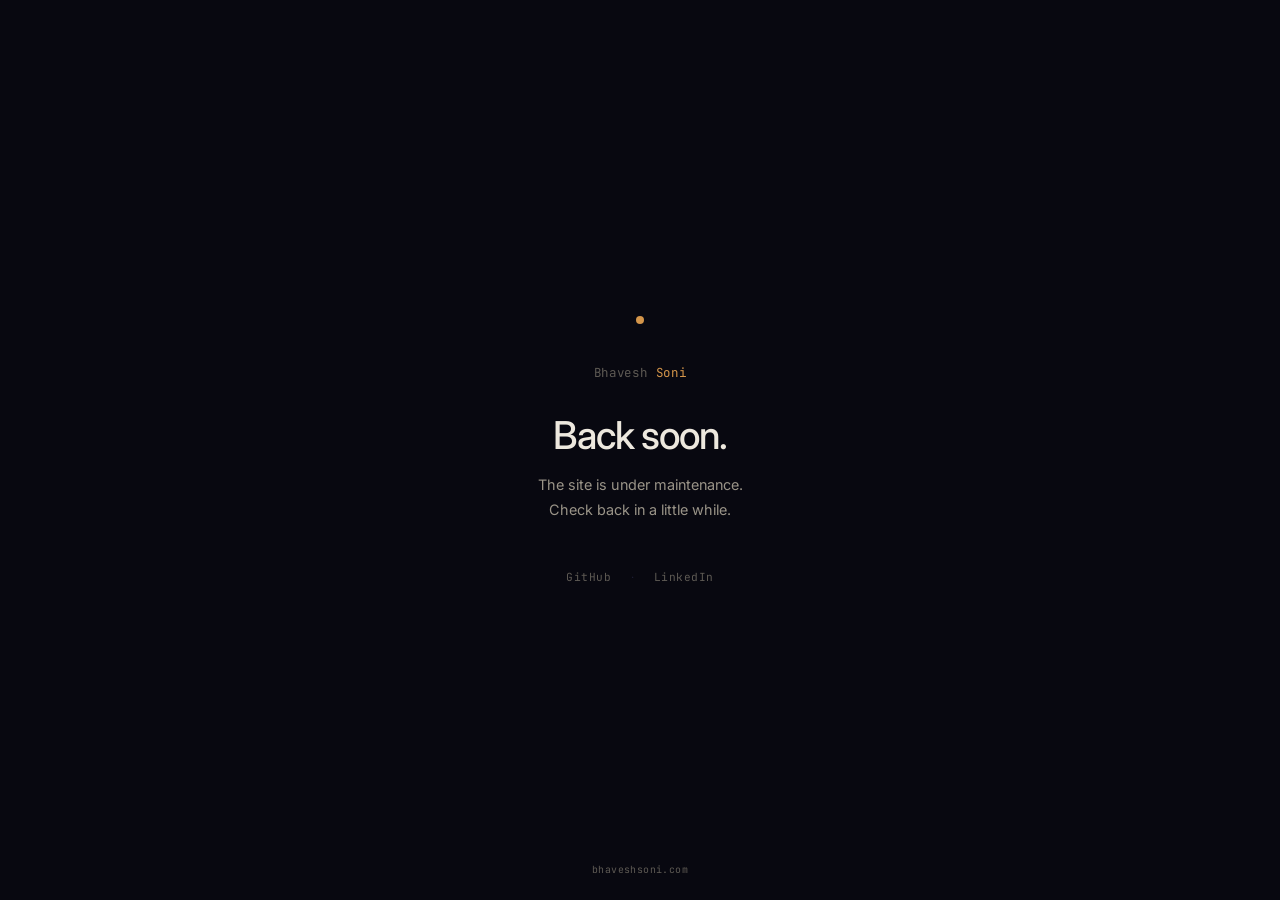
<file: maintenance.html>
<!DOCTYPE html>
<html lang="en">
<head>
  <meta charset="utf-8">
  <meta name="viewport" content="width=device-width, initial-scale=1">
  <meta name="description" content="Bhavesh Soni — Back soon.">
  <title>Bhavesh Soni — Back soon</title>
  <link rel="preconnect" href="https://fonts.googleapis.com">
  <link rel="preconnect" href="https://fonts.gstatic.com" crossorigin>
  <link href="https://fonts.googleapis.com/css2?family=Inter:wght@300;400;500&family=JetBrains+Mono:wght@400&display=swap" rel="stylesheet">
  <style>
    *, *::before, *::after { box-sizing: border-box; margin: 0; padding: 0; }
    :root {
      --bg:      #080810;
      --surface: #0f0f1a;
      --border:  #1e1e35;
      --text:    #ede8de;
      --text-2:  #9a9488;
      --text-3:  #5e5a54;
      --accent:  #d4954a;
      --font:    'Inter', system-ui, sans-serif;
      --mono:    'JetBrains Mono', monospace;
    }
    html, body {
      height: 100%;
      background: var(--bg);
      color: var(--text);
      font-family: var(--font);
      -webkit-font-smoothing: antialiased;
    }
    body {
      display: flex;
      flex-direction: column;
      align-items: center;
      justify-content: center;
      min-height: 100vh;
      padding: 40px 24px;
      text-align: center;
    }

    /* Subtle animated dot */
    .dot {
      width: 8px;
      height: 8px;
      border-radius: 50%;
      background: var(--accent);
      margin: 0 auto 40px;
      animation: pulse 2.4s ease-in-out infinite;
    }
    @keyframes pulse {
      0%, 100% { opacity: .3; transform: scale(1); box-shadow: 0 0 0 0 rgba(212,149,74,.4); }
      50% { opacity: 1; transform: scale(1.2); box-shadow: 0 0 0 8px rgba(212,149,74,0); }
    }

    .brand {
      font-family: var(--mono);
      font-size: .78rem;
      color: var(--text-3);
      letter-spacing: .06em;
      margin-bottom: 32px;
    }
    .brand span { color: var(--accent); }

    h1 {
      font-size: clamp(1.6rem, 5vw, 2.4rem);
      font-weight: 500;
      letter-spacing: -.03em;
      line-height: 1.15;
      color: var(--text);
      margin-bottom: 16px;
    }

    .sub {
      font-size: .9rem;
      color: var(--text-2);
      line-height: 1.7;
      max-width: 360px;
      margin: 0 auto 48px;
    }

    .links {
      display: flex;
      gap: 20px;
      align-items: center;
      justify-content: center;
      flex-wrap: wrap;
    }
    .links a {
      font-family: var(--mono);
      font-size: .7rem;
      color: var(--text-3);
      text-decoration: none;
      letter-spacing: .04em;
      transition: color .2s ease;
    }
    .links a:hover { color: var(--accent); }
    .links .sep { color: var(--border); font-size: .7rem; }

    .footer-note {
      position: fixed;
      bottom: 24px;
      font-family: var(--mono);
      font-size: .62rem;
      color: var(--text-3);
      letter-spacing: .04em;
    }
  </style>
</head>
<body>

  <div class="dot"></div>

  <p class="brand">Bhavesh <span>Soni</span></p>

  <h1>Back soon.</h1>

  <p class="sub">
    The site is under maintenance.<br>
    Check back in a little while.
  </p>

  <nav class="links">
    <a href="https://github.com/bsoni08" target="_blank" rel="noopener">GitHub</a>
    <span class="sep">·</span>
    <a href="https://www.linkedin.com/in/bsoni08/" target="_blank" rel="noopener">LinkedIn</a>
  </nav>

  <p class="footer-note">bhaveshsoni.com</p>

</body>
</html>
</file>
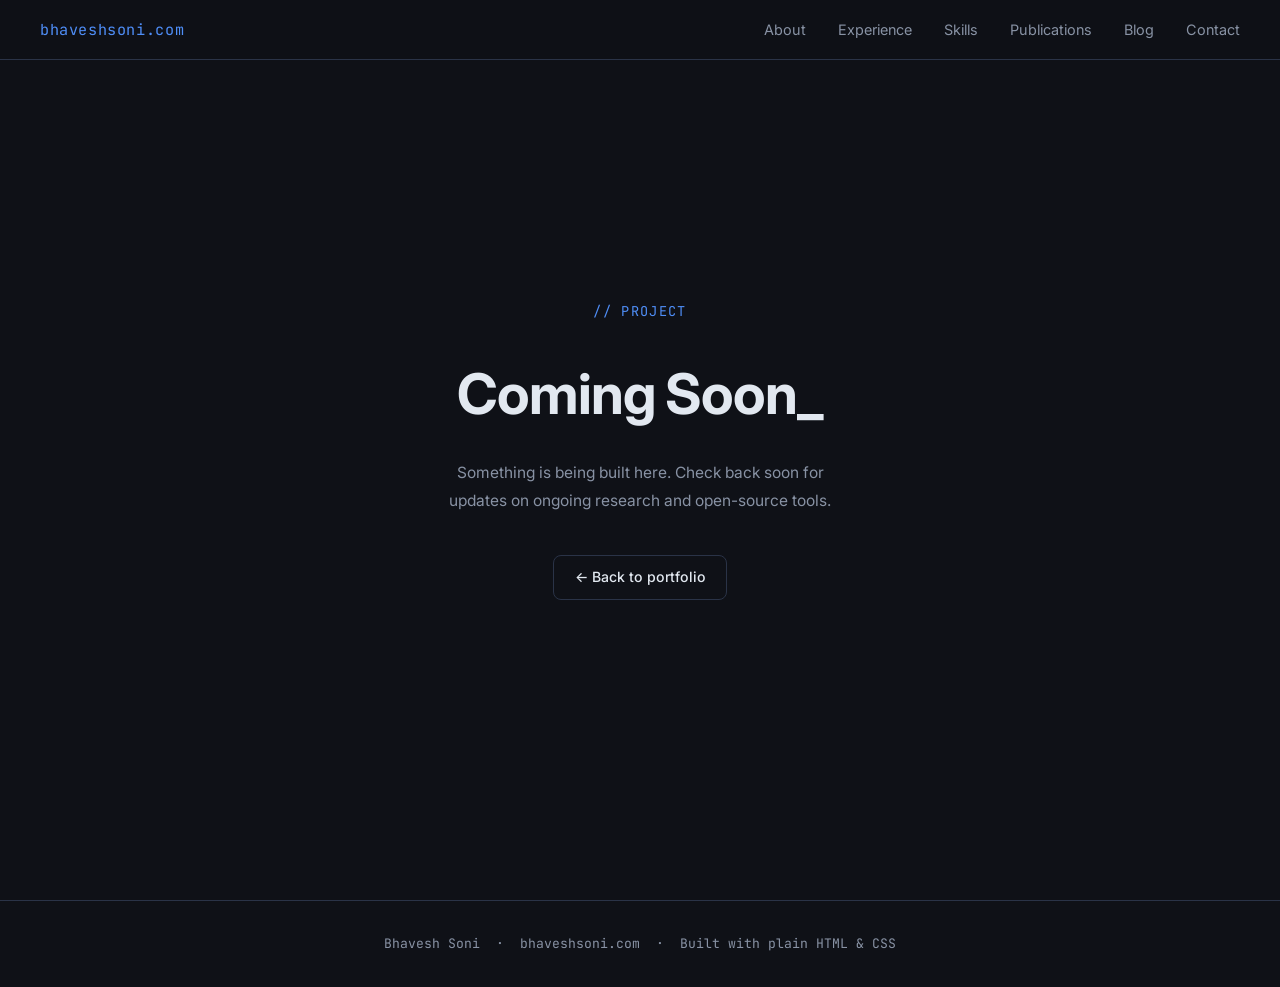
<file: project.html>
<!DOCTYPE html>
<html lang="en">
<head>
  <meta charset="UTF-8" />
  <meta name="viewport" content="width=device-width, initial-scale=1.0" />
  <title>Project — Bhavesh Soni</title>
  <link rel="preconnect" href="https://fonts.googleapis.com" />
  <link href="https://fonts.googleapis.com/css2?family=Inter:wght@400;500;600;700&family=JetBrains+Mono:wght@400;500&display=swap" rel="stylesheet" />
  <link rel="stylesheet" href="style.css" />
  <style>
    .coming-soon {
      min-height: 100vh;
      display: flex;
      flex-direction: column;
      align-items: center;
      justify-content: center;
      text-align: center;
      padding: 2rem;
    }
    .coming-soon-label {
      font-family: var(--mono);
      font-size: 0.85rem;
      color: var(--accent);
      letter-spacing: 0.1em;
      text-transform: uppercase;
      margin-bottom: 1.5rem;
    }
    .coming-soon-title {
      font-size: clamp(2rem, 5vw, 3.5rem);
      font-weight: 700;
      letter-spacing: -0.02em;
      margin-bottom: 1rem;
    }
    .coming-soon-sub {
      color: var(--muted);
      font-size: 0.97rem;
      max-width: 420px;
      line-height: 1.8;
      margin-bottom: 2.5rem;
    }
    .blink {
      animation: blink 1.2s step-end infinite;
    }
    @keyframes blink { 50% { opacity: 0; } }
  </style>
</head>
<body>

<nav>
  <a href="index.html" class="nav-logo">bhaveshsoni.com</a>
  <button class="nav-toggle" id="navToggle" aria-label="Toggle menu">
    <span></span><span></span><span></span>
  </button>
  <ul class="nav-links" id="navLinks">
    <li><a href="index.html#about">About</a></li>
    <li><a href="index.html#experience">Experience</a></li>
    <li><a href="index.html#skills">Skills</a></li>
    <li><a href="index.html#publications">Publications</a></li>
    <li><a href="blog.html">Blog</a></li>
    <li><a href="index.html#contact">Contact</a></li>
  </ul>
</nav>

<div class="coming-soon">
  <p class="coming-soon-label">// Project</p>
  <h1 class="coming-soon-title">Coming Soon<span class="blink">_</span></h1>
  <p class="coming-soon-sub">
    Something is being built here. Check back soon for updates on ongoing research and open-source tools.
  </p>
  <a href="index.html" class="btn btn-outline">← Back to portfolio</a>
</div>

<footer>
  <p>Bhavesh Soni &nbsp;·&nbsp; bhaveshsoni.com &nbsp;·&nbsp; Built with plain HTML &amp; CSS</p>
</footer>

<script src="js/main.js"></script>
</body>
</html>
</file>
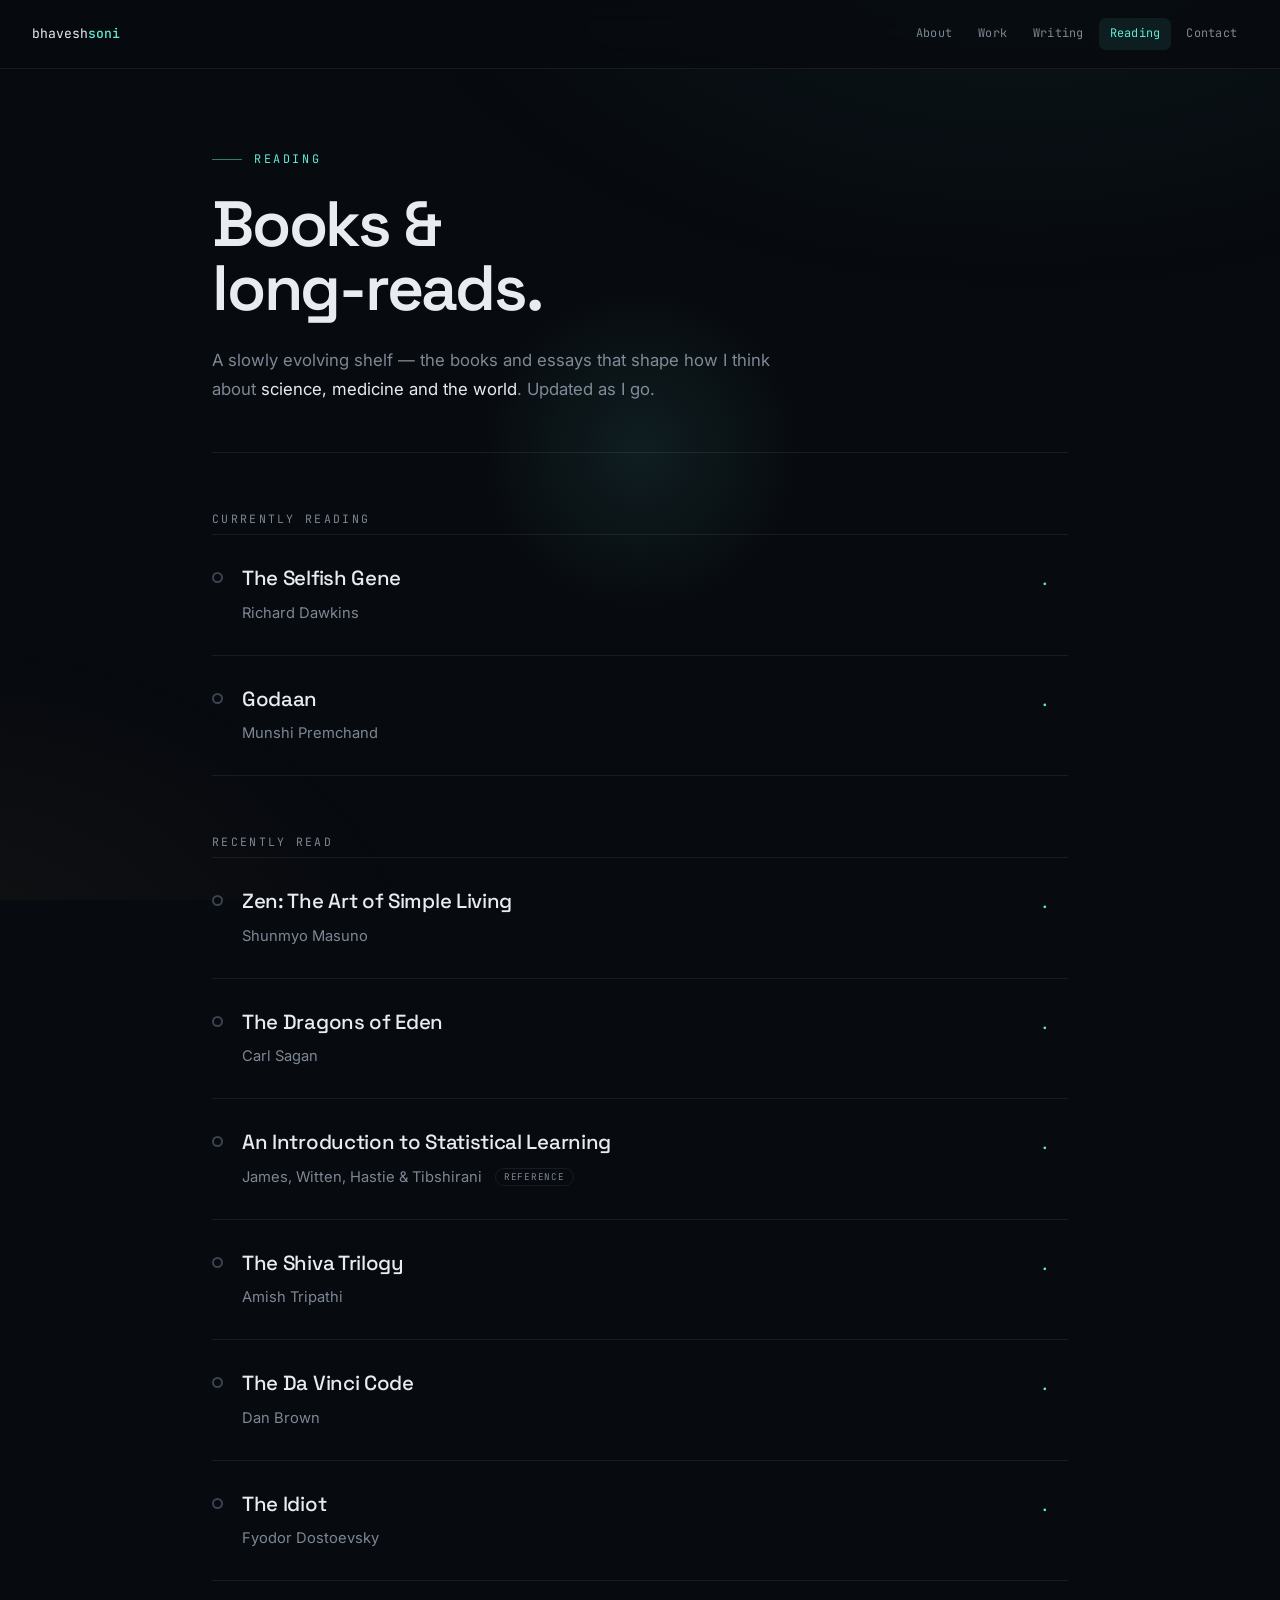
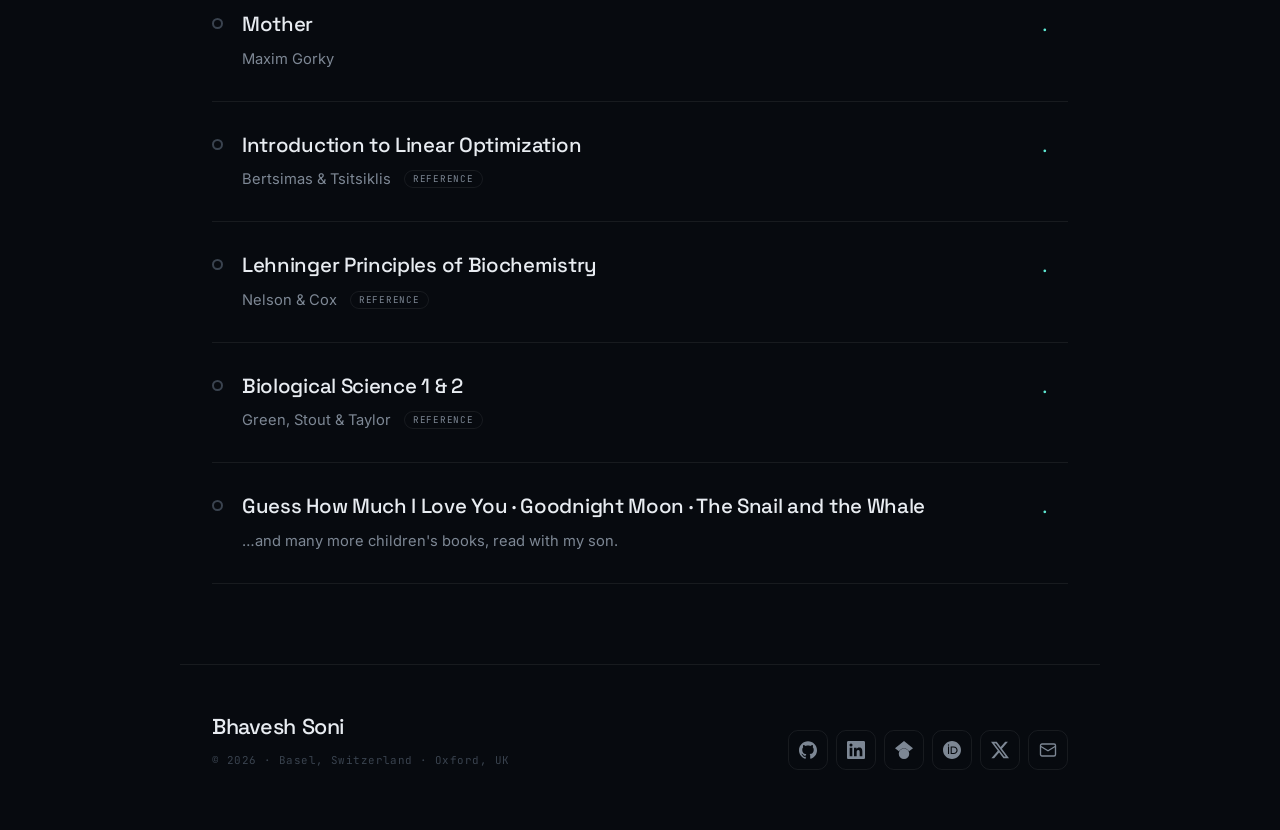
<file: reading.html>
<!DOCTYPE html>
<html lang="en">
<head>
  <meta charset="utf-8">
  <meta name="viewport" content="width=device-width, initial-scale=1">
  <meta name="description" content="Reading — Bhavesh Soni. Books and long-reads that shape how I think about science, medicine, and the world.">
  <title>Reading — Bhavesh Soni</title>
  <link rel="stylesheet" href="css/inner.css">
  <link rel="canonical" href="https://bhaveshsoni.com/reading.html">
  <style>
    /* no genre column — just title + author */
    .entries .entry { grid-template-columns: 1fr 28px; }
    .ref-tag {
      font-family: var(--mono); font-size: .58rem; letter-spacing: .08em;
      text-transform: uppercase; color: var(--muted);
      border: 1px solid var(--line); border-radius: 99px;
      padding: 2px 8px; margin-left: 9px; vertical-align: middle; white-space: nowrap;
    }
  </style>
</head>
<body>

<div class="cursor-glow" id="glow"></div>

<header class="top">
  <a class="brand" href="index.html">bhavesh<b>soni</b></a>
  <nav class="top-nav">
    <a href="about.html">About</a>
    <a href="work.html">Work</a>
    <a href="blog.html">Writing</a>
    <a href="reading.html" class="active">Reading</a>
    <a href="contact.html">Contact</a>
  </nav>
</header>

<div class="wrap">

  <header class="phero">
    <p class="kicker">Reading</p>
    <h1>Books &amp;<br>long-reads.</h1>
    <p class="lead">
      A slowly evolving shelf — the books and essays that shape how I think about
      <em>science, medicine and the world</em>. Updated as I go.
    </p>
  </header>

  <p class="section-label">Currently reading</p>
  <div class="entries">

    <div class="entry">
      <span class="dot"></span>
      <div>
        <div class="entry-title">The Selfish Gene</div>
        <p class="entry-desc">Richard Dawkins</p>
      </div>
      <span class="entry-arrow">·</span>
    </div>

    <div class="entry">
      <span class="dot"></span>
      <div>
        <div class="entry-title">Godaan</div>
        <p class="entry-desc">Munshi Premchand</p>
      </div>
      <span class="entry-arrow">·</span>
    </div>

  </div>

  <p class="section-label">Recently read</p>
  <div class="entries">

    <div class="entry">
      <span class="dot"></span>
      <div>
        <div class="entry-title">Zen: The Art of Simple Living</div>
        <p class="entry-desc">Shunmyo Masuno</p>
      </div>
      <span class="entry-arrow">·</span>
    </div>

    <div class="entry">
      <span class="dot"></span>
      <div>
        <div class="entry-title">The Dragons of Eden</div>
        <p class="entry-desc">Carl Sagan</p>
      </div>
      <span class="entry-arrow">·</span>
    </div>

    <div class="entry">
      <span class="dot"></span>
      <div>
        <div class="entry-title">An Introduction to Statistical Learning</div>
        <p class="entry-desc">James, Witten, Hastie &amp; Tibshirani <span class="ref-tag">reference</span></p>
      </div>
      <span class="entry-arrow">·</span>
    </div>

    <div class="entry">
      <span class="dot"></span>
      <div>
        <div class="entry-title">The Shiva Trilogy</div>
        <p class="entry-desc">Amish Tripathi</p>
      </div>
      <span class="entry-arrow">·</span>
    </div>

    <div class="entry">
      <span class="dot"></span>
      <div>
        <div class="entry-title">The Da Vinci Code</div>
        <p class="entry-desc">Dan Brown</p>
      </div>
      <span class="entry-arrow">·</span>
    </div>

    <div class="entry">
      <span class="dot"></span>
      <div>
        <div class="entry-title">The Idiot</div>
        <p class="entry-desc">Fyodor Dostoevsky</p>
      </div>
      <span class="entry-arrow">·</span>
    </div>

    <div class="entry">
      <span class="dot"></span>
      <div>
        <div class="entry-title">Mother</div>
        <p class="entry-desc">Maxim Gorky</p>
      </div>
      <span class="entry-arrow">·</span>
    </div>

    <div class="entry">
      <span class="dot"></span>
      <div>
        <div class="entry-title">Introduction to Linear Optimization</div>
        <p class="entry-desc">Bertsimas &amp; Tsitsiklis <span class="ref-tag">reference</span></p>
      </div>
      <span class="entry-arrow">·</span>
    </div>

    <div class="entry">
      <span class="dot"></span>
      <div>
        <div class="entry-title">Lehninger Principles of Biochemistry</div>
        <p class="entry-desc">Nelson &amp; Cox <span class="ref-tag">reference</span></p>
      </div>
      <span class="entry-arrow">·</span>
    </div>

    <div class="entry">
      <span class="dot"></span>
      <div>
        <div class="entry-title">Biological Science 1 &amp; 2</div>
        <p class="entry-desc">Green, Stout &amp; Taylor <span class="ref-tag">reference</span></p>
      </div>
      <span class="entry-arrow">·</span>
    </div>


    <div class="entry">
      <span class="dot"></span>
      <div>
        <div class="entry-title">Guess How Much I Love You · Goodnight Moon · The Snail and the Whale</div>
        <p class="entry-desc">…and many more children's books, read with my son.</p>
      </div>
      <span class="entry-arrow">·</span>
    </div>

  </div>

</div>

<footer class="foot">
  <div>
    <div class="foot-sig">Bhavesh <span>Soni</span></div>
    <div class="foot-note">© 2026 · Basel, Switzerland · Oxford, UK</div>
  </div>
  <nav class="socials" aria-label="Social links">
    <a href="https://github.com/bsoni08" target="_blank" rel="noopener" aria-label="GitHub"><svg viewBox="0 0 24 24" fill="currentColor" aria-hidden="true"><path d="M12 .297c-6.63 0-12 5.373-12 12 0 5.303 3.438 9.8 8.205 11.385.6.113.82-.258.82-.577 0-.285-.01-1.04-.015-2.04-3.338.724-4.042-1.61-4.042-1.61C4.422 18.07 3.633 17.7 3.633 17.7c-1.087-.744.084-.729.084-.729 1.205.084 1.838 1.236 1.838 1.236 1.07 1.835 2.809 1.305 3.495.998.108-.776.417-1.305.76-1.605-2.665-.3-5.466-1.332-5.466-5.93 0-1.31.465-2.38 1.235-3.22-.135-.303-.54-1.523.105-3.176 0 0 1.005-.322 3.3 1.23.96-.267 1.98-.399 3-.405 1.02.006 2.04.138 3 .405 2.28-1.552 3.285-1.23 3.285-1.23.645 1.653.24 2.873.12 3.176.765.84 1.23 1.91 1.23 3.22 0 4.61-2.805 5.625-5.475 5.92.42.36.81 1.096.81 2.22 0 1.606-.015 2.896-.015 3.286 0 .315.21.69.825.57C20.565 22.092 24 17.592 24 12.297c0-6.627-5.373-12-12-12"/></svg></a>
    <a href="https://www.linkedin.com/in/bsoni08/" target="_blank" rel="noopener" aria-label="LinkedIn"><svg viewBox="0 0 24 24" fill="currentColor" aria-hidden="true"><path d="M20.447 20.452h-3.554v-5.569c0-1.328-.027-3.037-1.852-3.037-1.853 0-2.136 1.445-2.136 2.939v5.667H9.351V9h3.414v1.561h.046c.477-.9 1.637-1.85 3.37-1.85 3.601 0 4.267 2.37 4.267 5.455v6.286zM5.337 7.433a2.062 2.062 0 0 1-2.063-2.065 2.064 2.064 0 1 1 2.063 2.065zm1.782 13.019H3.555V9h3.564v11.452zM22.225 0H1.771C.792 0 0 .774 0 1.729v20.542C0 23.227.792 24 1.771 24h20.451C23.2 24 24 23.227 24 22.271V1.729C24 .774 23.2 0 22.222 0h.003z"/></svg></a>
    <a href="https://scholar.google.com/citations?hl=en&amp;user=UTqrUAgAAAAJ" target="_blank" rel="noopener" aria-label="Google Scholar"><svg viewBox="0 0 24 24" fill="currentColor" aria-hidden="true"><path d="M5.242 13.769L0 9.5 12 0l12 9.5-5.242 4.269C17.548 11.249 14.978 9.5 12 9.5c-2.977 0-5.548 1.748-6.758 4.269zM12 10a7 7 0 1 0 0 14 7 7 0 0 0 0-14z"/></svg></a>
    <a href="https://orcid.org/0009-0002-1093-9452" target="_blank" rel="noopener" aria-label="ORCID"><svg viewBox="0 0 24 24" fill="currentColor" aria-hidden="true"><path d="M12 0C5.372 0 0 5.372 0 12s5.372 12 12 12 12-5.372 12-12S18.628 0 12 0zM7.369 4.378c.525 0 .947.431.947.947s-.422.947-.947.947a.95.95 0 0 1-.947-.947c0-.525.422-.947.947-.947zm-.722 3.038h1.444v10.041H6.647V7.416zm3.562 0h3.9c3.712 0 5.344 2.653 5.344 5.025 0 2.578-2.016 5.025-5.325 5.025h-3.919V7.416zm1.444 1.303v7.444h2.297c3.272 0 4.022-2.484 4.022-3.722 0-2.016-1.284-3.722-4.097-3.722h-2.222z"/></svg></a>
    <a href="https://x.com/bsoni08" target="_blank" rel="noopener" aria-label="X (Twitter)"><svg viewBox="0 0 24 24" fill="currentColor" aria-hidden="true"><path d="M18.901 1.153h3.68l-8.04 9.19L24 22.846h-7.406l-5.8-7.584-6.638 7.584H.474l8.6-9.83L0 1.154h7.594l5.243 6.932ZM17.61 20.644h2.039L6.486 3.24H4.298Z"/></svg></a>
    <a href="contact.html#contact-form" aria-label="Contact"><svg viewBox="0 0 24 24" fill="none" stroke="currentColor" stroke-width="1.8" aria-hidden="true"><rect x="2" y="4" width="20" height="16" rx="2"/><path d="m22 7-10 6L2 7"/></svg></a>
  </nav>
</footer>

<script>
(function () {
  var glow = document.getElementById('glow');
  if (glow) {
    if ('ontouchstart' in window) { glow.style.display = 'none'; }
    else {
      var gx = innerWidth/2, gy = innerHeight/2, tx = gx, ty = gy;
      addEventListener('mousemove', function (e) { tx = e.clientX; ty = e.clientY; });
      (function t(){ gx += (tx-gx)*.12; gy += (ty-gy)*.12; glow.style.transform = 'translate('+gx+'px,'+gy+'px)'; requestAnimationFrame(t); })();
    }
  }
  var io = new IntersectionObserver(function (es) { es.forEach(function (e) { if (e.isIntersecting) e.target.classList.add('in'); }); }, { threshold: 0.14 });
  document.querySelectorAll('.reveal').forEach(function (el) { io.observe(el); });
})();
</script>
</body>
</html>
</file>
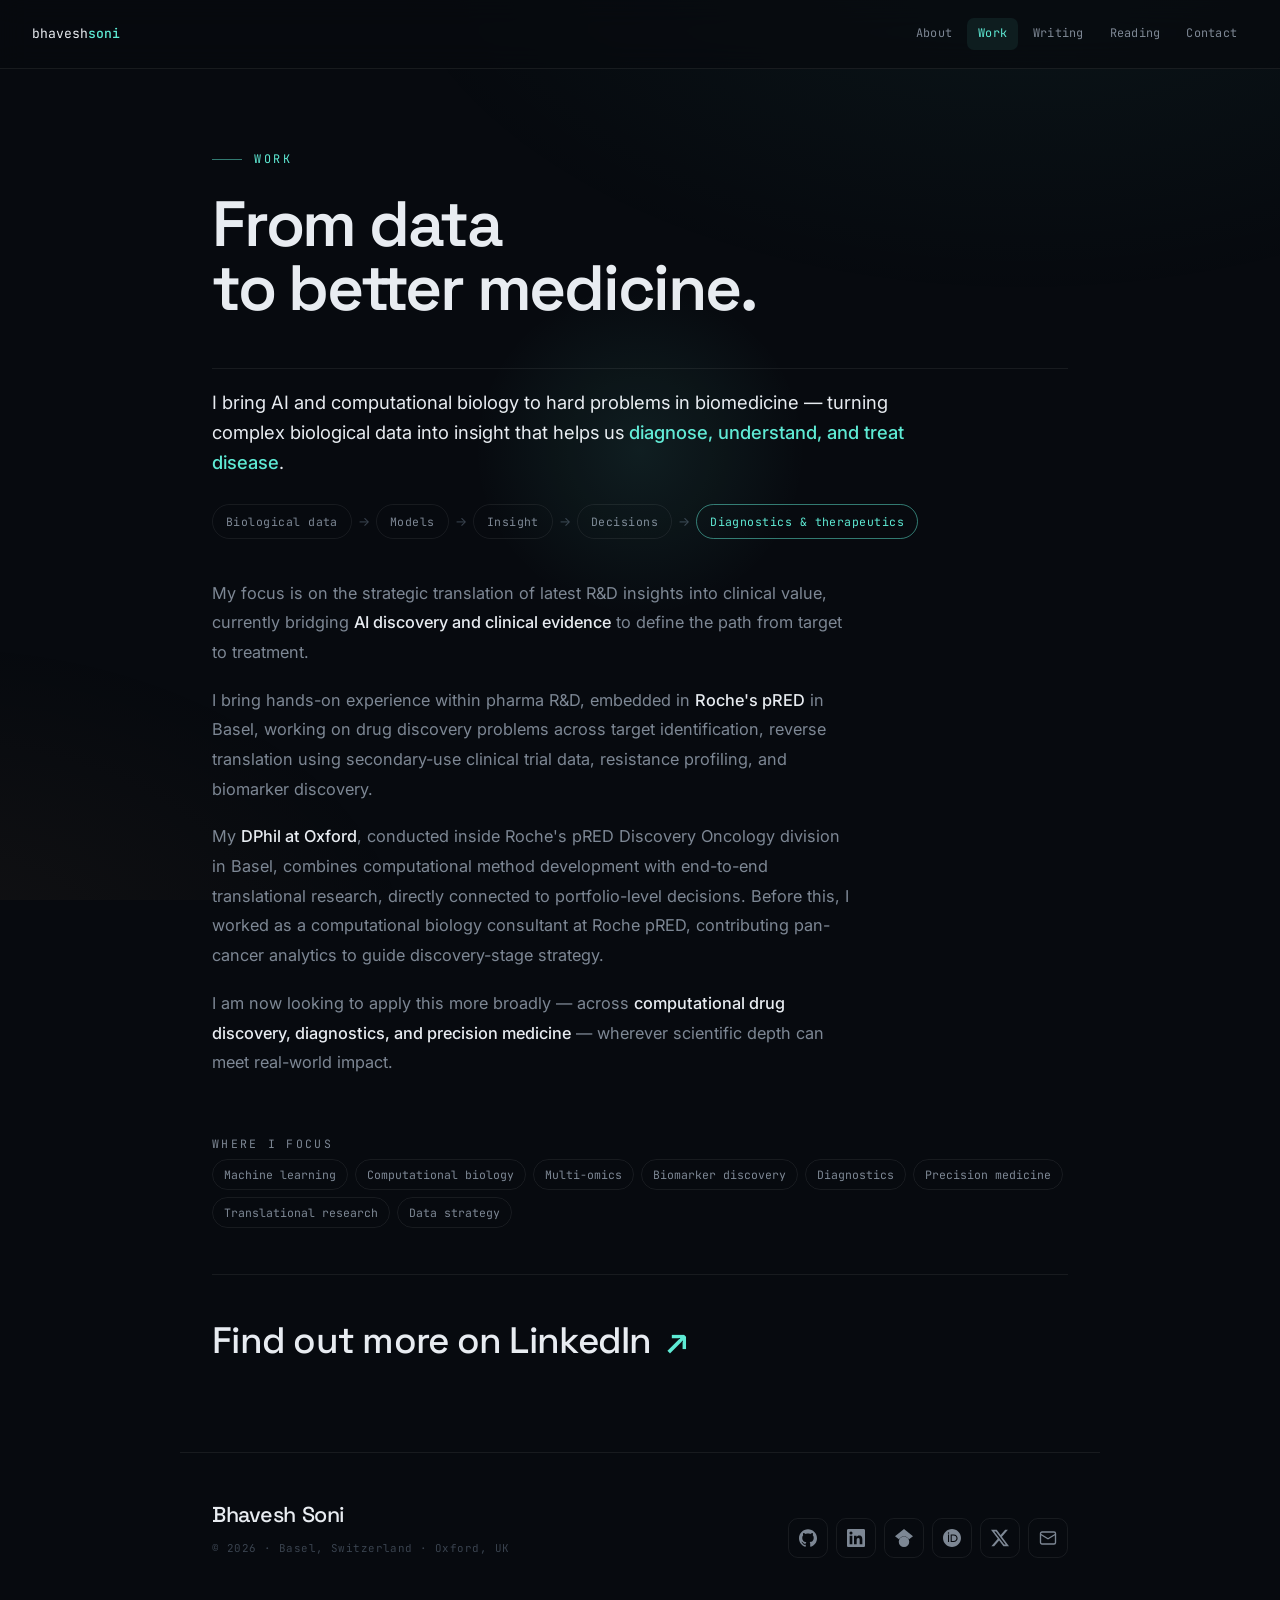
<file: work.html>
<!DOCTYPE html>
<html lang="en">
<head>
  <meta charset="utf-8">
  <meta name="viewport" content="width=device-width, initial-scale=1">
  <meta name="description" content="Work by Bhavesh Soni — using AI and computational biology to turn biological data into better diagnostics and medicine; within Roche pRED and a DPhil at Oxford.">
  <title>Work — Bhavesh Soni</title>
  <link rel="stylesheet" href="css/inner.css">
  <link rel="canonical" href="https://bhaveshsoni.com/work.html">
  <style>
    .work-positioning { font-size: 1.15rem; line-height: 1.65; color: var(--text); max-width: 58ch; margin: 18px 0 26px; }
    .work-positioning b { color: var(--teal); font-weight: 500; }
    .valuechain { display: flex; flex-wrap: wrap; align-items: center; gap: 8px 6px; margin: 0 0 6px; }
    .vc-stage { font-family: var(--mono); font-size: .72rem; letter-spacing: .04em; color: var(--muted); padding: 7px 13px; border: 1px solid var(--line); border-radius: 99px; }
    .vc-stage.end { color: var(--teal); border-color: var(--teal-d); }
    .vc-arrow { color: var(--faint); font-size: .8rem; }
    .work-intro { max-width: 64ch; margin-top: 40px; }
    .work-intro p { color: var(--muted); font-size: 1.02rem; line-height: 1.82; margin-bottom: 18px; }
    .work-intro p:last-child { margin-bottom: 0; }
    .work-intro strong { color: var(--text); font-weight: 500; }
    .work-focus { margin-top: 40px; }
  </style>
</head>
<body>

<div class="cursor-glow" id="glow"></div>

<header class="top">
  <a class="brand" href="index.html">bhavesh<b>soni</b></a>
  <nav class="top-nav">
    <a href="about.html">About</a>
    <a href="work.html" class="active">Work</a>
    <a href="blog.html">Writing</a>
    <a href="reading.html">Reading</a>
    <a href="contact.html">Contact</a>
  </nav>
</header>

<div class="wrap">

  <header class="phero">
    <p class="kicker">Work</p>
    <h1>From data<br>to better medicine.</h1>
  </header>

  <p class="work-positioning reveal">
    I bring AI and computational biology to hard problems in biomedicine —
    turning complex biological data into insight that helps us
    <b>diagnose, understand, and treat disease</b>.
  </p>

  <div class="valuechain reveal">
    <span class="vc-stage">Biological data</span><span class="vc-arrow">→</span>
    <span class="vc-stage">Models</span><span class="vc-arrow">→</span>
    <span class="vc-stage">Insight</span><span class="vc-arrow">→</span>
    <span class="vc-stage">Decisions</span><span class="vc-arrow">→</span>
    <span class="vc-stage end">Diagnostics &amp; therapeutics</span>
  </div>

  <div class="work-intro reveal">
    <p>
      My focus is on the strategic translation of latest R&amp;D insights into clinical value,
      currently bridging <strong>AI discovery and clinical evidence</strong> to define the path
      from target to treatment.
    </p>
    <p>
      I bring hands-on experience within pharma R&amp;D, embedded in <strong>Roche's pRED</strong>
      in Basel, working on drug discovery problems across target identification, reverse
      translation using secondary-use clinical trial data, resistance profiling, and biomarker discovery.
    </p>
    <p>
      My <strong>DPhil at Oxford</strong>, conducted inside Roche's pRED Discovery Oncology
      division in Basel, combines computational method development with end-to-end translational
      research, directly connected to portfolio-level decisions. Before this, I worked as a
      computational biology consultant at Roche pRED, contributing pan-cancer analytics to guide
      discovery-stage strategy.
    </p>
    <p>
      I am now looking to apply this more broadly — across <strong>computational drug
      discovery, diagnostics, and precision medicine</strong> — wherever scientific depth
      can meet real-world impact.
    </p>
  </div>

  <div class="work-focus reveal">
    <p class="section-label">Where I focus</p>
    <div class="chips">
      <span class="chip">Machine learning</span>
      <span class="chip">Computational biology</span>
      <span class="chip">Multi-omics</span>
      <span class="chip">Biomarker discovery</span>
      <span class="chip">Diagnostics</span>
      <span class="chip">Precision medicine</span>
      <span class="chip">Translational research</span>
      <span class="chip">Data strategy</span>
    </div>
  </div>

  <hr style="border:none;border-top:1px solid var(--line);margin:46px 0 36px">

  <a class="email-cta" href="https://www.linkedin.com/in/bsoni08/" target="_blank" rel="noopener">
    Find out more on LinkedIn <span class="arrow">↗</span>
  </a>

</div>

<footer class="foot">
  <div>
    <div class="foot-sig">Bhavesh <span>Soni</span></div>
    <div class="foot-note">© 2026 · Basel, Switzerland · Oxford, UK</div>
  </div>
  <nav class="socials" aria-label="Social links">
    <a href="https://github.com/bsoni08" target="_blank" rel="noopener" aria-label="GitHub"><svg viewBox="0 0 24 24" fill="currentColor" aria-hidden="true"><path d="M12 .297c-6.63 0-12 5.373-12 12 0 5.303 3.438 9.8 8.205 11.385.6.113.82-.258.82-.577 0-.285-.01-1.04-.015-2.04-3.338.724-4.042-1.61-4.042-1.61C4.422 18.07 3.633 17.7 3.633 17.7c-1.087-.744.084-.729.084-.729 1.205.084 1.838 1.236 1.838 1.236 1.07 1.835 2.809 1.305 3.495.998.108-.776.417-1.305.76-1.605-2.665-.3-5.466-1.332-5.466-5.93 0-1.31.465-2.38 1.235-3.22-.135-.303-.54-1.523.105-3.176 0 0 1.005-.322 3.3 1.23.96-.267 1.98-.399 3-.405 1.02.006 2.04.138 3 .405 2.28-1.552 3.285-1.23 3.285-1.23.645 1.653.24 2.873.12 3.176.765.84 1.23 1.91 1.23 3.22 0 4.61-2.805 5.625-5.475 5.92.42.36.81 1.096.81 2.22 0 1.606-.015 2.896-.015 3.286 0 .315.21.69.825.57C20.565 22.092 24 17.592 24 12.297c0-6.627-5.373-12-12-12"/></svg></a>
    <a href="https://www.linkedin.com/in/bsoni08/" target="_blank" rel="noopener" aria-label="LinkedIn"><svg viewBox="0 0 24 24" fill="currentColor" aria-hidden="true"><path d="M20.447 20.452h-3.554v-5.569c0-1.328-.027-3.037-1.852-3.037-1.853 0-2.136 1.445-2.136 2.939v5.667H9.351V9h3.414v1.561h.046c.477-.9 1.637-1.85 3.37-1.85 3.601 0 4.267 2.37 4.267 5.455v6.286zM5.337 7.433a2.062 2.062 0 0 1-2.063-2.065 2.064 2.064 0 1 1 2.063 2.065zm1.782 13.019H3.555V9h3.564v11.452zM22.225 0H1.771C.792 0 0 .774 0 1.729v20.542C0 23.227.792 24 1.771 24h20.451C23.2 24 24 23.227 24 22.271V1.729C24 .774 23.2 0 22.222 0h.003z"/></svg></a>
    <a href="https://scholar.google.com/citations?hl=en&amp;user=UTqrUAgAAAAJ" target="_blank" rel="noopener" aria-label="Google Scholar"><svg viewBox="0 0 24 24" fill="currentColor" aria-hidden="true"><path d="M5.242 13.769L0 9.5 12 0l12 9.5-5.242 4.269C17.548 11.249 14.978 9.5 12 9.5c-2.977 0-5.548 1.748-6.758 4.269zM12 10a7 7 0 1 0 0 14 7 7 0 0 0 0-14z"/></svg></a>
    <a href="https://orcid.org/0009-0002-1093-9452" target="_blank" rel="noopener" aria-label="ORCID"><svg viewBox="0 0 24 24" fill="currentColor" aria-hidden="true"><path d="M12 0C5.372 0 0 5.372 0 12s5.372 12 12 12 12-5.372 12-12S18.628 0 12 0zM7.369 4.378c.525 0 .947.431.947.947s-.422.947-.947.947a.95.95 0 0 1-.947-.947c0-.525.422-.947.947-.947zm-.722 3.038h1.444v10.041H6.647V7.416zm3.562 0h3.9c3.712 0 5.344 2.653 5.344 5.025 0 2.578-2.016 5.025-5.325 5.025h-3.919V7.416zm1.444 1.303v7.444h2.297c3.272 0 4.022-2.484 4.022-3.722 0-2.016-1.284-3.722-4.097-3.722h-2.222z"/></svg></a>
    <a href="https://x.com/bsoni08" target="_blank" rel="noopener" aria-label="X (Twitter)"><svg viewBox="0 0 24 24" fill="currentColor" aria-hidden="true"><path d="M18.901 1.153h3.68l-8.04 9.19L24 22.846h-7.406l-5.8-7.584-6.638 7.584H.474l8.6-9.83L0 1.154h7.594l5.243 6.932ZM17.61 20.644h2.039L6.486 3.24H4.298Z"/></svg></a>
    <a href="contact.html#contact-form" aria-label="Contact"><svg viewBox="0 0 24 24" fill="none" stroke="currentColor" stroke-width="1.8" aria-hidden="true"><rect x="2" y="4" width="20" height="16" rx="2"/><path d="m22 7-10 6L2 7"/></svg></a>
  </nav>
</footer>

<script>
(function () {
  var glow = document.getElementById('glow');
  if (glow) {
    if ('ontouchstart' in window) { glow.style.display = 'none'; }
    else {
      var gx = innerWidth/2, gy = innerHeight/2, tx = gx, ty = gy;
      addEventListener('mousemove', function (e) { tx = e.clientX; ty = e.clientY; });
      (function t(){ gx += (tx-gx)*.12; gy += (ty-gy)*.12; glow.style.transform = 'translate('+gx+'px,'+gy+'px)'; requestAnimationFrame(t); })();
    }
  }
  var io = new IntersectionObserver(function (es) { es.forEach(function (e) { if (e.isIntersecting) e.target.classList.add('in'); }); }, { threshold: 0.14 });
  document.querySelectorAll('.reveal').forEach(function (el) { io.observe(el); });
})();
</script>
</body>
</html>
</file>
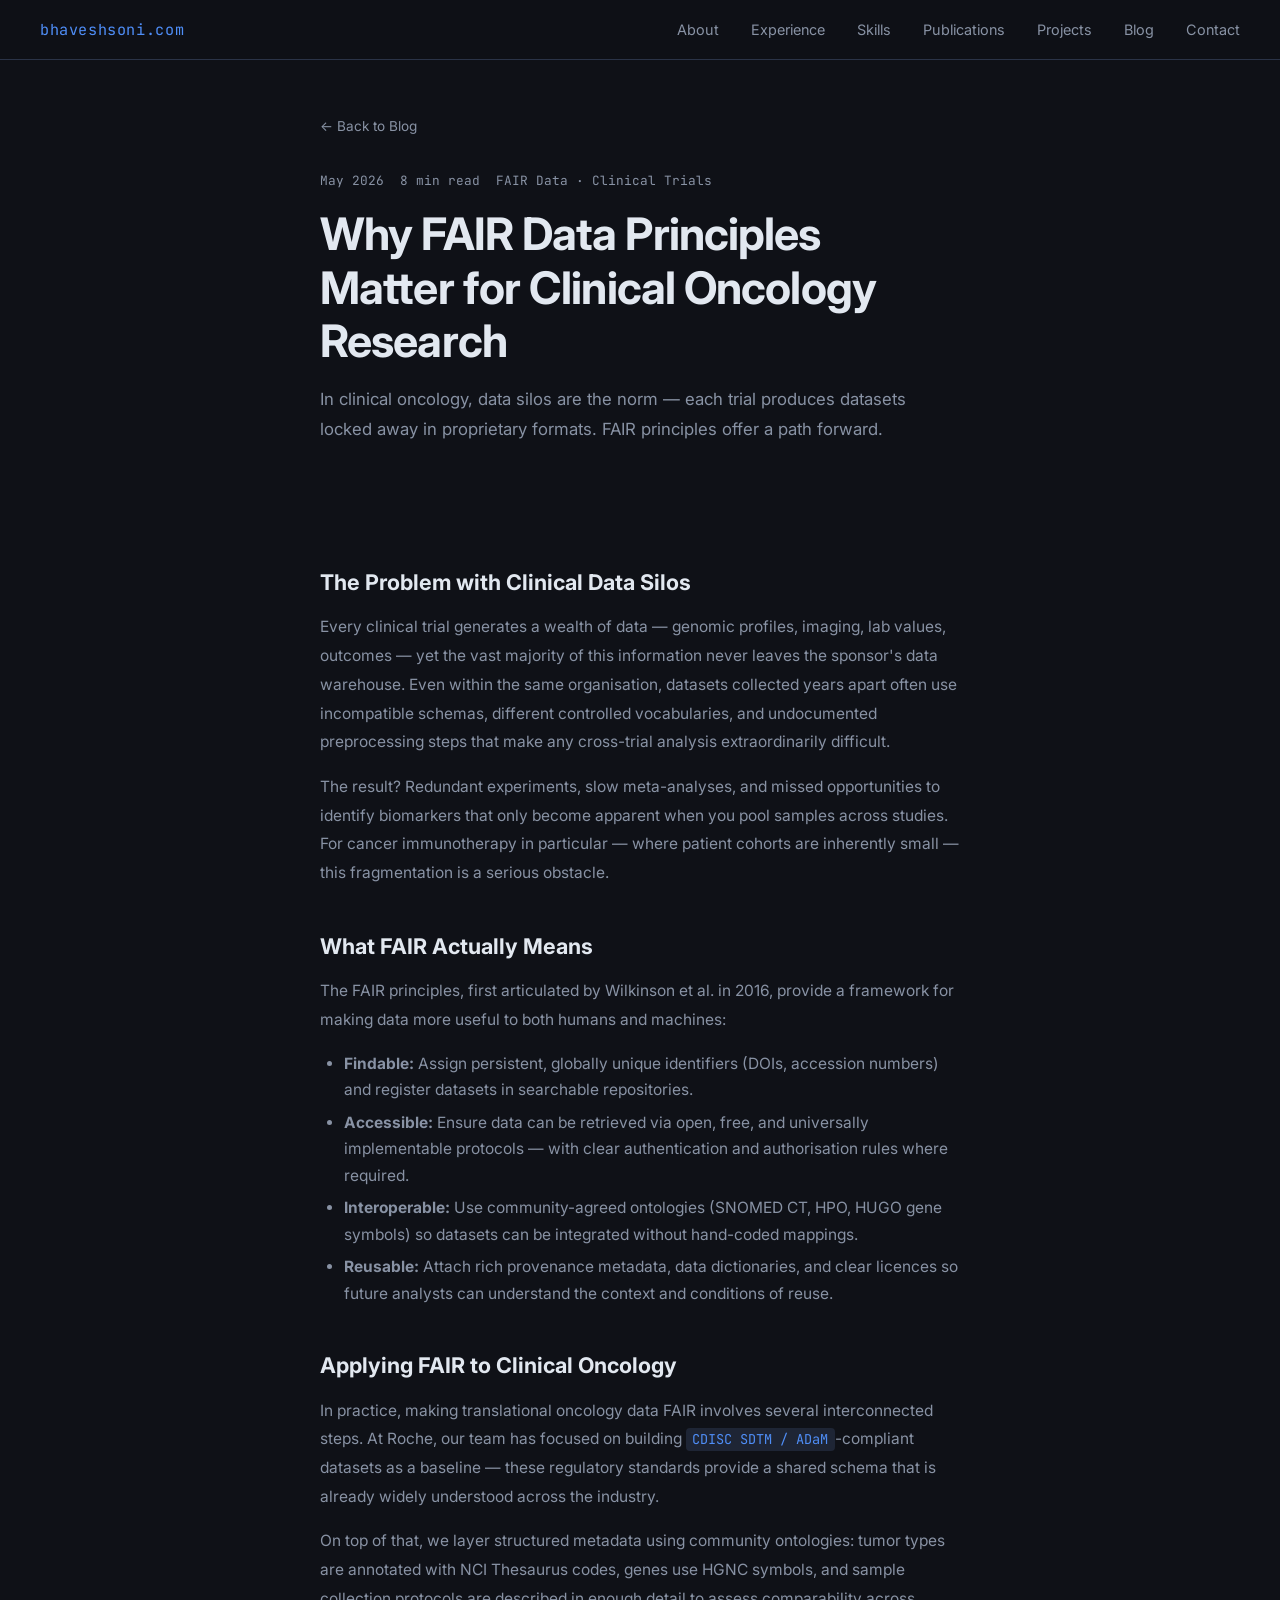
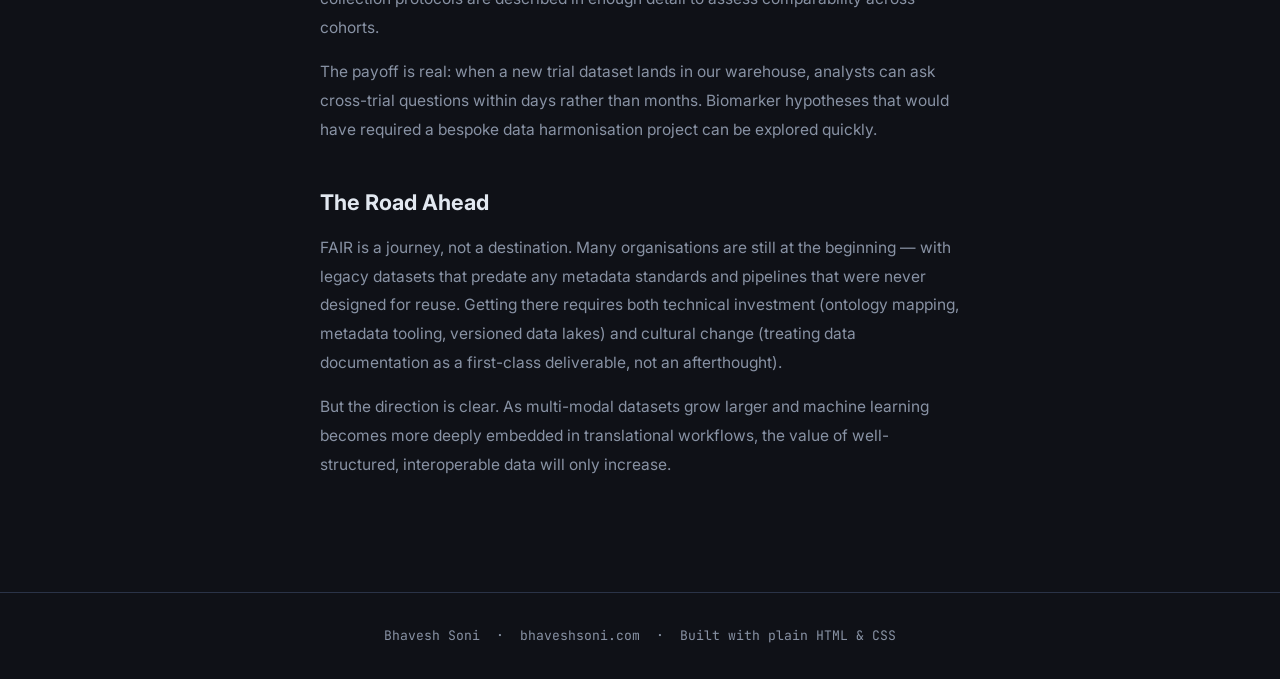
<file: blog/fair-data-oncology.html>
<!DOCTYPE html>
<html lang="en">
<head>
  <meta charset="UTF-8" />
  <meta name="viewport" content="width=device-width, initial-scale=1.0" />
  <title>Why FAIR Data Principles Matter for Clinical Oncology Research — Bhavesh Soni</title>
  <meta name="description" content="In clinical oncology, data silos are the norm. FAIR principles offer a path forward for translational discovery." />
  <link rel="preconnect" href="https://fonts.googleapis.com" />
  <link href="https://fonts.googleapis.com/css2?family=Inter:wght@400;500;600;700&family=JetBrains+Mono:wght@400;500&display=swap" rel="stylesheet" />
  <link rel="stylesheet" href="../style.css" />
</head>
<body>

<nav>
  <a href="../index.html" class="nav-logo">bhaveshsoni.com</a>
  <button class="nav-toggle" id="navToggle" aria-label="Toggle menu">
    <span></span><span></span><span></span>
  </button>
  <ul class="nav-links" id="navLinks">
    <li><a href="../index.html#about">About</a></li>
    <li><a href="../index.html#experience">Experience</a></li>
    <li><a href="../index.html#skills">Skills</a></li>
    <li><a href="../index.html#publications">Publications</a></li>
    <li><a href="../project.html">Projects</a></li>
    <li><a href="../blog.html">Blog</a></li>
    <li><a href="../index.html#contact">Contact</a></li>
  </ul>
</nav>

<div class="post-header">
  <a href="../blog.html" class="post-back">← Back to Blog</a>
  <div class="post-meta">
    <span>May 2026</span>
    <span>8 min read</span>
    <span>FAIR Data · Clinical Trials</span>
  </div>
  <h1 class="post-title">Why FAIR Data Principles Matter for Clinical Oncology Research</h1>
  <p class="post-subtitle">
    In clinical oncology, data silos are the norm — each trial produces datasets locked away
    in proprietary formats. FAIR principles offer a path forward.
  </p>
</div>

<div class="post-body">

  <h2>The Problem with Clinical Data Silos</h2>
  <p>
    Every clinical trial generates a wealth of data — genomic profiles, imaging, lab values,
    outcomes — yet the vast majority of this information never leaves the sponsor's data warehouse.
    Even within the same organisation, datasets collected years apart often use incompatible schemas,
    different controlled vocabularies, and undocumented preprocessing steps that make any
    cross-trial analysis extraordinarily difficult.
  </p>
  <p>
    The result? Redundant experiments, slow meta-analyses, and missed opportunities to identify
    biomarkers that only become apparent when you pool samples across studies. For cancer
    immunotherapy in particular — where patient cohorts are inherently small — this fragmentation
    is a serious obstacle.
  </p>

  <h2>What FAIR Actually Means</h2>
  <p>
    The FAIR principles, first articulated by Wilkinson et al. in 2016, provide a framework
    for making data more useful to both humans and machines:
  </p>
  <ul>
    <li><strong>Findable:</strong> Assign persistent, globally unique identifiers (DOIs, accession numbers) and register datasets in searchable repositories.</li>
    <li><strong>Accessible:</strong> Ensure data can be retrieved via open, free, and universally implementable protocols — with clear authentication and authorisation rules where required.</li>
    <li><strong>Interoperable:</strong> Use community-agreed ontologies (SNOMED CT, HPO, HUGO gene symbols) so datasets can be integrated without hand-coded mappings.</li>
    <li><strong>Reusable:</strong> Attach rich provenance metadata, data dictionaries, and clear licences so future analysts can understand the context and conditions of reuse.</li>
  </ul>

  <h2>Applying FAIR to Clinical Oncology</h2>
  <p>
    In practice, making translational oncology data FAIR involves several interconnected steps.
    At Roche, our team has focused on building <code>CDISC SDTM / ADaM</code>-compliant datasets
    as a baseline — these regulatory standards provide a shared schema that is already widely
    understood across the industry.
  </p>
  <p>
    On top of that, we layer structured metadata using community ontologies: tumor types are
    annotated with NCI Thesaurus codes, genes use HGNC symbols, and sample collection protocols
    are described in enough detail to assess comparability across cohorts.
  </p>
  <p>
    The payoff is real: when a new trial dataset lands in our warehouse, analysts can ask
    cross-trial questions within days rather than months. Biomarker hypotheses that would have
    required a bespoke data harmonisation project can be explored quickly.
  </p>

  <h2>The Road Ahead</h2>
  <p>
    FAIR is a journey, not a destination. Many organisations are still at the beginning —
    with legacy datasets that predate any metadata standards and pipelines that were never
    designed for reuse. Getting there requires both technical investment (ontology mapping,
    metadata tooling, versioned data lakes) and cultural change (treating data documentation
    as a first-class deliverable, not an afterthought).
  </p>
  <p>
    But the direction is clear. As multi-modal datasets grow larger and machine learning
    becomes more deeply embedded in translational workflows, the value of well-structured,
    interoperable data will only increase.
  </p>

</div>

<footer>
  <p>Bhavesh Soni &nbsp;·&nbsp; bhaveshsoni.com &nbsp;·&nbsp; Built with plain HTML &amp; CSS</p>
</footer>

<script src="../js/main.js"></script>
</body>
</html>
</file>
<file: css/inner.css>
/* ─────────────────────────────────────────────────────────
   Bhavesh Soni — inner pages (dark bioluminescent theme)
   Shared by about / work / blog / reading / personal
   ───────────────────────────────────────────────────────── */
@import url('https://fonts.googleapis.com/css2?family=Space+Grotesk:wght@400;500;600;700&family=Inter:wght@300;400;500&family=JetBrains+Mono:wght@400;500&display=swap');

*, *::before, *::after { box-sizing: border-box; margin: 0; padding: 0; }

:root {
  --ink:    #070a0f;
  --ink-2:  #0c1118;
  --text:   #e8ecf1;
  --muted:  #7d8794;
  --faint:  #3a434f;
  --teal:   #5eead4;
  --teal-d: rgba(94,234,212,.5);
  --amber:  #f5b572;
  --violet: #b39cf0;
  --line:   rgba(255,255,255,.07);
  --disp:   'Space Grotesk', sans-serif;
  --body:   'Inter', system-ui, sans-serif;
  --mono:   'JetBrains Mono', monospace;
  --maxw:   920px;
  --ease:   cubic-bezier(.2,.7,.2,1);
}

html { scroll-behavior: smooth; }
body {
  background: var(--ink);
  color: var(--text);
  font-family: var(--body);
  line-height: 1.65;
  -webkit-font-smoothing: antialiased;
  overflow-x: hidden;
}
body::before {
  content: '';
  position: fixed; inset: 0; z-index: 0; pointer-events: none;
  background:
    radial-gradient(1100px 650px at 80% -10%, rgba(94,234,212,.06), transparent 60%),
    radial-gradient(820px 560px at -5% 108%, rgba(245,181,114,.05), transparent 60%);
}
a { color: inherit; text-decoration: none; }
img { max-width: 100%; display: block; }
ul { list-style: none; }

/* ── Cursor glow ── */
.cursor-glow {
  position: fixed; top: 0; left: 0; z-index: 60;
  width: 360px; height: 360px; border-radius: 50%;
  margin: -180px 0 0 -180px; pointer-events: none;
  background: radial-gradient(circle, rgba(94,234,212,.09), transparent 65%);
  mix-blend-mode: screen; will-change: transform;
}

/* ── Header / nav ── */
.top {
  position: fixed; top: 0; left: 0; right: 0; z-index: 50;
  display: flex; align-items: center; justify-content: space-between;
  padding: 18px 32px;
  background: rgba(7,10,15,.72);
  backdrop-filter: blur(14px); -webkit-backdrop-filter: blur(14px);
  border-bottom: 1px solid var(--line);
}
.brand { font-family: var(--mono); font-size: .82rem; color: var(--text); }
.brand b { font-weight: 500; color: var(--teal); }
.top-nav { display: flex; gap: 4px; flex-wrap: wrap; }
.top-nav a {
  font-family: var(--mono); font-size: .74rem; letter-spacing: .02em;
  color: var(--muted); padding: 6px 11px; border-radius: 7px;
  transition: color .25s var(--ease), background .25s var(--ease);
}
.top-nav a:hover { color: var(--text); }
.top-nav a.active { color: var(--teal); background: rgba(94,234,212,.08); }

/* ── Layout ── */
.wrap { position: relative; z-index: 2; max-width: var(--maxw); margin: 0 auto; padding: 0 32px; }

/* ── Page hero ── */
.phero {
  padding: 150px 0 48px;
  border-bottom: 1px solid var(--line);
  margin-bottom: 12px;
}
.kicker {
  font-family: var(--mono); font-size: .74rem; letter-spacing: .22em;
  text-transform: uppercase; color: var(--teal);
  display: flex; align-items: center; gap: 12px; margin-bottom: 22px;
}
.kicker::before { content: ''; width: 30px; height: 1px; background: var(--teal-d); }
.phero h1 {
  font-family: var(--disp); font-weight: 600;
  font-size: clamp(2.2rem, 6vw, 4rem);
  line-height: 1.0; letter-spacing: -.035em; color: var(--text);
}
.lead {
  margin-top: 26px; max-width: 54ch;
  font-size: 1.05rem; color: var(--muted); line-height: 1.75;
}
.lead em { color: var(--text); font-style: normal; }
.lead a { color: var(--text); border-bottom: 1px solid var(--faint); transition: border-color .25s; }
.lead a:hover { border-color: var(--teal); }

/* ── Entry rows (work / writing / reading) ── */
.section-label {
  font-family: var(--mono); font-size: .72rem; letter-spacing: .2em;
  text-transform: uppercase; color: var(--muted);
  margin: 56px 0 6px;
}
.entries { border-top: 1px solid var(--line); }
.entry {
  position: relative; display: grid;
  grid-template-columns: 132px 1fr 28px;
  gap: 0 26px; align-items: start;
  padding: 30px 0 30px 30px;
  border-bottom: 1px solid var(--line);
  color: inherit;
}
.entry .dot {
  position: absolute; left: 0; top: 37px;
  width: 11px; height: 11px; border-radius: 50%;
  background: var(--ink); border: 2px solid var(--faint);
  transition: all .35s var(--ease);
}
a.entry:hover .dot { border-color: var(--teal); background: var(--teal); box-shadow: 0 0 14px 2px rgba(94,234,212,.5); }
.entry-meta {
  font-family: var(--mono); font-size: .72rem; line-height: 1.6;
  color: var(--teal); padding-top: 4px;
}
.entry-meta span { display: block; color: var(--faint); margin-top: 3px; }
.entry-title {
  font-family: var(--disp); font-weight: 500;
  font-size: 1.28rem; line-height: 1.28; letter-spacing: -.015em; color: var(--text);
  transition: color .3s var(--ease);
}
.entry-desc { margin-top: 9px; font-size: .92rem; color: var(--muted); line-height: 1.65; max-width: 56ch; }
.entry-arrow { font-family: var(--mono); color: var(--teal); padding-top: 6px; transition: transform .3s var(--ease); }
a.entry:hover .entry-title { color: var(--teal); }
a.entry:hover .entry-arrow { transform: translateX(5px); }
.entry.soon { opacity: .42; }

/* ── About: prose blocks ── */
.blocks { margin-top: 8px; }
.block { padding: 34px 0; border-bottom: 1px solid var(--line); display: grid; grid-template-columns: 132px 1fr; gap: 0 26px; }
.block-label { font-family: var(--mono); font-size: .72rem; letter-spacing: .2em; text-transform: uppercase; color: var(--teal); padding-top: 5px; }
.block p { color: var(--muted); font-size: 1rem; line-height: 1.8; max-width: 58ch; }
.block p + p { margin-top: 14px; }
.block strong { color: var(--text); font-weight: 500; }
.chips { display: flex; flex-wrap: wrap; gap: 7px; }
.chip {
  font-family: var(--mono); font-size: .72rem; color: var(--muted);
  padding: 5px 11px; border-radius: 99px; border: 1px solid var(--line);
  transition: all .25s var(--ease);
}
.chip:hover { color: var(--teal); border-color: var(--teal-d); }

/* ── Places constellation (about) ── */
.places { padding: 34px 0; border-bottom: 1px solid var(--line); }
.places-lead { color: var(--muted); max-width: 60ch; margin: 6px 0 30px; line-height: 1.8; }
.places-lead strong { color: var(--text); font-weight: 500; }
.chapter { padding: 22px 0; }
.chapter + .chapter { border-top: 1px solid var(--line); }
.chapter-label {
  display: block; font-family: var(--mono); font-size: .72rem;
  letter-spacing: .2em; text-transform: uppercase; color: var(--teal); margin-bottom: 18px;
}
.chapter-label span { color: var(--faint); }
.place-grid { display: flex; flex-wrap: wrap; gap: 14px 22px; }
.place { display: inline-flex; align-items: center; gap: 9px; font-size: 1rem; color: var(--text); }
.place i {
  width: 9px; height: 9px; border-radius: 50%; flex-shrink: 0;
  background: var(--teal); box-shadow: 0 0 10px 1px rgba(94,234,212,.45);
}
.chapter.amber .place i { background: var(--amber); box-shadow: 0 0 10px 1px rgba(245,181,114,.45); }
.chapter.violet .place i { background: var(--violet); box-shadow: 0 0 10px 1px rgba(179,156,240,.45); }

/* ── Places network (SVG constellation) ── */
.places-net { width: 100%; height: auto; display: block; margin: 14px 0 22px; overflow: visible; }
.net-line {
  fill: none; stroke: rgba(94,234,212,.28); stroke-width: 1.4;
  stroke-linecap: round; stroke-linejoin: round;
  stroke-dasharray: 2000; stroke-dashoffset: 2000;
}
.reveal.in .net-line { stroke-dashoffset: 0; transition: stroke-dashoffset 2.2s cubic-bezier(.4,0,.2,1); }
.net-node { opacity: 0; transition: opacity .7s ease .3s; }
.reveal.in .net-node { opacity: 1; }
.net-node text { font-family: var(--mono); font-size: 15px; fill: var(--text); }
.net-node .halo { opacity: .16; }
.net-node:hover .core { r: 7.5; }
.net-legend { display: flex; gap: 20px; flex-wrap: wrap; margin: 4px 0 4px; }
.net-legend span { display: inline-flex; align-items: center; gap: 8px; font-family: var(--mono); font-size: .72rem; color: var(--muted); }
.net-legend i { width: 9px; height: 9px; border-radius: 50%; }
.places-list { display: none; }
@media (max-width: 760px) {
  .places-net, .net-legend { display: none; }
  .places-list { display: block; }
}

/* ── Places map (vector, rendered from open geo data) ── */
.places-globe {
  width: min(1120px, 92vw);
  margin: 24px 0 8px 50%;
  transform: translateX(-50%);
  display: grid; grid-template-columns: 1fr 1fr; gap: 8px;
  padding: 14px;
  background: var(--ink-2); border-radius: 14px;
  border: 1px solid var(--line);
  box-shadow: 0 18px 50px rgba(0,0,0,.45);
}
.map-col { position: relative; border-radius: 10px; overflow: hidden; background: rgba(255,255,255,.012); }
.map-col svg { width: 100%; height: auto; display: block; overflow: hidden; }
.country { fill: rgba(255,255,255,.022); stroke: rgba(94,234,212,.22); stroke-width: .5; }
.pin-halo { fill: var(--teal); opacity: .16; }
.pin-core { fill: var(--teal); }
.city-label { font-family: var(--mono); font-size: 12.5px; fill: var(--text); }
.region-tag { font-family: var(--mono); font-size: 11px; fill: var(--muted); letter-spacing: .18em; }
.places-cap { font-family: var(--mono); font-size: .72rem; color: var(--faint); margin-top: 14px; text-align: center; letter-spacing: .04em; }
@media (max-width: 760px) {
  .places-globe { width: auto; margin: 18px 0 6px; transform: none; grid-template-columns: 1fr; }
  .city-label { font-size: 11px; }
}
.chapters { margin-top: 30px; }

/* ── Photo gallery (personal) ── */
.gallery { columns: 3; column-gap: 12px; margin-top: 12px; }
.shot {
  break-inside: avoid; margin-bottom: 12px; position: relative;
  border-radius: 12px; overflow: hidden; cursor: pointer;
  border: 1px solid var(--line);
  transition: transform .3s var(--ease), box-shadow .3s var(--ease), border-color .3s var(--ease);
}
.shot:hover { transform: translateY(-3px); border-color: var(--teal-d); box-shadow: 0 14px 40px rgba(0,0,0,.5); }
.shot img { width: 100%; display: block; }
.shot .ph {
  display: flex; align-items: center; justify-content: center; flex-direction: column; gap: 8px;
  color: rgba(255,255,255,.18); font-family: var(--mono); font-size: .72rem; text-align: center;
}
.ph-sq { aspect-ratio: 1; } .ph-43 { aspect-ratio: 4/3; } .ph-34 { aspect-ratio: 3/4; } .ph-169 { aspect-ratio: 16/9; }
.cap {
  position: absolute; left: 0; right: 0; bottom: 0;
  padding: 22px 14px 12px; background: linear-gradient(transparent, rgba(0,0,0,.75));
  font-family: var(--mono); font-size: .72rem; color: rgba(255,255,255,.9);
  opacity: 0; transition: opacity .3s var(--ease);
}
.shot:hover .cap { opacity: 1; }

/* ── Lightbox ── */
.lightbox {
  position: fixed; inset: 0; z-index: 999; background: rgba(3,5,9,.94);
  display: flex; align-items: center; justify-content: center;
  opacity: 0; pointer-events: none; transition: opacity .25s ease; backdrop-filter: blur(10px);
}
.lightbox.open { opacity: 1; pointer-events: all; }
.lightbox img { max-width: 88vw; max-height: 84vh; border-radius: 12px; }
.lb-close {
  position: absolute; top: 22px; right: 22px; width: 40px; height: 40px; border-radius: 50%;
  background: rgba(255,255,255,.06); border: 1px solid var(--line); color: var(--text);
  font-size: 1.1rem; cursor: pointer; display: flex; align-items: center; justify-content: center;
}
.lb-close:hover { background: rgba(255,255,255,.12); }
.lb-nav {
  position: absolute; top: 50%; transform: translateY(-50%);
  width: 46px; height: 46px; border-radius: 50%;
  background: rgba(255,255,255,.06); border: 1px solid var(--line); color: var(--text);
  font-size: 1.6rem; line-height: 1; cursor: pointer;
  display: flex; align-items: center; justify-content: center;
  transition: background .2s ease; z-index: 2;
}
.lb-nav:hover { background: rgba(255,255,255,.14); }
.lb-prev { left: 22px; }
.lb-next { right: 22px; }
@media (max-width: 600px) { .lb-prev { left: 10px; } .lb-next { right: 10px; } }

/* ── Contact ── */
.email-cta {
  display: inline-flex; align-items: center; gap: 14px;
  font-family: var(--disp); font-weight: 500;
  font-size: clamp(1.4rem, 4vw, 2.3rem); letter-spacing: -.02em;
  color: var(--text); transition: color .25s var(--ease);
}
.email-cta:hover { color: var(--teal); }
.email-cta .arrow { color: var(--teal); transition: transform .3s var(--ease); }
.email-cta:hover .arrow { transform: translateX(5px); }
.contact-socials { display: flex; gap: 10px; flex-wrap: wrap; }
.contact-socials a {
  display: inline-flex; align-items: center; gap: 10px;
  padding: 11px 16px; border-radius: 10px;
  border: 1px solid var(--line); color: var(--muted);
  font-family: var(--mono); font-size: .82rem;
  transition: all .3s var(--ease);
}
.contact-socials a:hover { color: var(--teal); border-color: var(--teal-d); transform: translateY(-2px); }
.contact-socials svg { width: 17px; height: 17px; }

/* contact form */
.contact-form { max-width: 460px; }
.cf-field { margin-bottom: 16px; }
.cf-field label {
  display: block; font-family: var(--mono); font-size: .68rem;
  letter-spacing: .06em; text-transform: uppercase; color: var(--muted); margin-bottom: 7px;
}
.cf-field input, .cf-field textarea {
  width: 100%; background: rgba(255,255,255,.02); border: 1px solid var(--line);
  border-radius: 9px; padding: 11px 13px; color: var(--text);
  font-family: var(--body); font-size: .92rem; outline: none;
  transition: border-color .2s var(--ease), background .2s var(--ease);
}
.cf-field input:focus, .cf-field textarea:focus { border-color: var(--teal-d); background: rgba(94,234,212,.04); }
.cf-field textarea { resize: vertical; min-height: 120px; line-height: 1.6; }
.cf-submit {
  display: inline-flex; align-items: center; gap: 9px;
  font-family: var(--mono); font-size: .82rem; color: var(--ink);
  background: var(--teal); border: none; border-radius: 9px;
  padding: 11px 22px; cursor: pointer; margin-top: 4px;
  transition: transform .2s var(--ease), box-shadow .2s var(--ease);
}
.cf-submit span { transition: transform .25s var(--ease); }
.cf-submit:hover { transform: translateY(-1px); box-shadow: 0 8px 22px rgba(94,234,212,.18); }
.cf-submit:hover span { transform: translateX(4px); }
.cf-status { margin-top: 14px; font-family: var(--mono); font-size: .74rem; color: var(--muted); min-height: 1em; }

/* ── Footer ── */
.foot {
  position: relative; z-index: 2; border-top: 1px solid var(--line);
  max-width: var(--maxw); margin: 80px auto 0; padding: 44px 32px 60px;
  display: flex; align-items: flex-end; justify-content: space-between; flex-wrap: wrap; gap: 24px;
}
.foot-sig { font-family: var(--disp); font-size: 1.35rem; font-weight: 500; letter-spacing: -.02em; }
.foot-sig span { color: inherit; }
.foot-note { font-family: var(--mono); font-size: .68rem; color: var(--faint); margin-top: 8px; letter-spacing: .04em; }
.socials { display: flex; gap: 8px; }
.socials a {
  width: 40px; height: 40px; border-radius: 10px;
  display: flex; align-items: center; justify-content: center;
  border: 1px solid var(--line); color: var(--muted); transition: all .3s var(--ease);
}
.socials a:hover { color: var(--teal); border-color: var(--teal-d); transform: translateY(-3px); }
.socials svg { width: 18px; height: 18px; }

/* ── Reveal ── */
.reveal { opacity: 0; transform: translateY(24px); transition: opacity .8s var(--ease), transform .8s var(--ease); }
.reveal.in { opacity: 1; transform: none; }

/* ── Responsive ── */
@media (max-width: 640px) {
  .top { padding: 14px 20px; }
  .wrap { padding: 0 20px; }
  .phero { padding-top: 132px; }
  .entry { grid-template-columns: 1fr; gap: 8px; padding-left: 24px; }
  .entry .dot { top: 6px; }
  .entry-arrow { display: none; }
  .block { grid-template-columns: 1fr; gap: 12px; }
  .gallery { columns: 2; column-gap: 10px; }
  .foot { margin-top: 56px; }
}
@media (max-width: 380px) { .gallery { columns: 1; } }
@media (prefers-reduced-motion: reduce) { .reveal { opacity: 1; transform: none; } }
</file>
<file: style.css>
/* ── Reset & Base ── */
*, *::before, *::after { box-sizing: border-box; margin: 0; padding: 0; }

:root {
  --bg: #0f1117;
  --surface: #161b27;
  --surface2: #1e2535;
  --border: #2a3347;
  --accent: #4f8ef7;
  --accent2: #7c5cbf;
  --text: #e2e8f0;
  --muted: #8892a4;
  --tag-bg: #1e2d4a;
  --tag-text: #7eb3ff;
  --font: 'Inter', system-ui, sans-serif;
  --mono: 'JetBrains Mono', 'Fira Mono', monospace;
}

html { scroll-behavior: smooth; }

body {
  font-family: var(--font);
  background: var(--bg);
  color: var(--text);
  line-height: 1.7;
  font-size: 16px;
}

a { color: var(--accent); text-decoration: none; }
a:hover { text-decoration: underline; }

/* ── Nav ── */
nav {
  position: fixed; top: 0; left: 0; right: 0; z-index: 100;
  display: flex; align-items: center; justify-content: space-between;
  padding: 0 2.5rem;
  height: 60px;
  background: rgba(15,17,23,0.92);
  backdrop-filter: blur(12px);
  border-bottom: 1px solid var(--border);
}

.nav-logo {
  font-family: var(--mono);
  font-size: 0.95rem;
  color: var(--accent);
  letter-spacing: 0.04em;
}

.nav-links { display: flex; gap: 2rem; list-style: none; }
.nav-links a { color: var(--muted); font-size: 0.9rem; transition: color 0.2s; }
.nav-links a:hover { color: var(--text); text-decoration: none; }

/* ── Hero ── */
#hero {
  min-height: 100vh;
  display: flex; align-items: center;
  padding: 80px 2.5rem 4rem;
  max-width: 1100px; margin: 0 auto;
  gap: 4rem;
}

.hero-text { flex: 1; }

.hero-eyebrow {
  font-family: var(--mono);
  font-size: 0.85rem;
  color: var(--accent);
  letter-spacing: 0.1em;
  text-transform: uppercase;
  margin-bottom: 1rem;
}

.hero-name {
  font-size: clamp(2.8rem, 6vw, 4.5rem);
  font-weight: 700;
  line-height: 1.1;
  letter-spacing: -0.02em;
  background: linear-gradient(135deg, #e2e8f0 30%, var(--accent));
  -webkit-background-clip: text;
  -webkit-text-fill-color: transparent;
  background-clip: text;
  margin-bottom: 1rem;
}

.hero-title {
  font-size: 1.15rem;
  color: var(--muted);
  margin-bottom: 1.5rem;
}

.hero-title span { color: var(--accent2); font-weight: 600; }

.hero-desc {
  font-size: 0.97rem;
  color: var(--muted);
  max-width: 540px;
  margin-bottom: 2rem;
  line-height: 1.8;
}

.hero-links { display: flex; gap: 1rem; flex-wrap: wrap; }

.btn {
  display: inline-flex; align-items: center; gap: 0.4rem;
  padding: 0.6rem 1.3rem;
  border-radius: 8px;
  font-size: 0.88rem;
  font-weight: 500;
  transition: all 0.2s;
  cursor: pointer;
  border: none;
}

.btn-primary {
  background: var(--accent);
  color: #fff;
}
.btn-primary:hover { background: #3a7ae8; text-decoration: none; color: #fff; }

.btn-outline {
  background: transparent;
  color: var(--text);
  border: 1px solid var(--border);
}
.btn-outline:hover { border-color: var(--accent); color: var(--accent); text-decoration: none; }

.hero-badge {
  display: flex; gap: 1rem; flex-wrap: wrap;
  margin-top: 2.5rem;
}

.badge {
  font-family: var(--mono);
  font-size: 0.78rem;
  color: var(--tag-text);
  background: var(--tag-bg);
  padding: 0.25rem 0.7rem;
  border-radius: 20px;
  border: 1px solid #2a3d60;
}

/* ── Sections ── */
section {
  max-width: 1000px;
  margin: 0 auto;
  padding: 5rem 2.5rem;
}

.section-header {
  display: flex; align-items: center; gap: 1rem;
  margin-bottom: 3rem;
}

.section-number {
  font-family: var(--mono);
  font-size: 0.85rem;
  color: var(--accent);
}

.section-title {
  font-size: 1.7rem;
  font-weight: 700;
  letter-spacing: -0.01em;
}

.section-line {
  flex: 1;
  height: 1px;
  background: var(--border);
}

/* ── About ── */
.about-grid {
  display: grid;
  grid-template-columns: 1fr 1fr;
  gap: 3rem;
  align-items: start;
}

.about-text p {
  color: var(--muted);
  font-size: 0.97rem;
  margin-bottom: 1rem;
  line-height: 1.85;
}

.about-stats {
  display: grid;
  grid-template-columns: 1fr 1fr;
  gap: 1.2rem;
}

.stat-card {
  background: var(--surface);
  border: 1px solid var(--border);
  border-radius: 12px;
  padding: 1.2rem 1.4rem;
}

.stat-num {
  font-size: 1.8rem;
  font-weight: 700;
  color: var(--accent);
  line-height: 1;
  margin-bottom: 0.3rem;
}

.stat-label {
  font-size: 0.8rem;
  color: var(--muted);
}

/* ── Experience ── */
.timeline { display: flex; flex-direction: column; gap: 2rem; }

.timeline-item {
  display: grid;
  grid-template-columns: 160px 1fr;
  gap: 2rem;
  position: relative;
}

.timeline-item::before {
  content: '';
  position: absolute;
  left: 160px;
  top: 0; bottom: -2rem;
  width: 1px;
  background: var(--border);
  transform: translateX(-50%);
}
.timeline-item:last-child::before { display: none; }

.timeline-date {
  font-family: var(--mono);
  font-size: 0.8rem;
  color: var(--muted);
  padding-top: 0.25rem;
  text-align: right;
  padding-right: 1.5rem;
}

.timeline-card {
  background: var(--surface);
  border: 1px solid var(--border);
  border-radius: 12px;
  padding: 1.5rem 1.8rem;
  position: relative;
  margin-bottom: 2rem;
}

.timeline-card::before {
  content: '';
  position: absolute;
  left: -5px; top: 18px;
  width: 9px; height: 9px;
  border-radius: 50%;
  background: var(--accent);
  border: 2px solid var(--bg);
}

.timeline-role {
  font-size: 1rem;
  font-weight: 600;
  color: var(--text);
  margin-bottom: 0.15rem;
}

.timeline-org {
  font-size: 0.85rem;
  color: var(--accent2);
  margin-bottom: 1rem;
}

.timeline-bullets {
  list-style: none;
  display: flex;
  flex-direction: column;
  gap: 0.5rem;
}

.timeline-bullets li {
  font-size: 0.88rem;
  color: var(--muted);
  padding-left: 1.2rem;
  position: relative;
  line-height: 1.6;
}

.timeline-bullets li::before {
  content: '▸';
  position: absolute; left: 0;
  color: var(--accent);
  font-size: 0.75rem;
  top: 0.1rem;
}

/* ── Skills ── */
.skills-grid {
  display: grid;
  grid-template-columns: repeat(3, 1fr);
  gap: 1.5rem;
}

.skill-group {
  background: var(--surface);
  border: 1px solid var(--border);
  border-radius: 12px;
  padding: 1.5rem;
}

.skill-group-title {
  font-size: 0.8rem;
  font-weight: 600;
  color: var(--accent);
  text-transform: uppercase;
  letter-spacing: 0.08em;
  margin-bottom: 1rem;
}

.skill-tags { display: flex; flex-wrap: wrap; gap: 0.5rem; }

.skill-tag {
  font-size: 0.78rem;
  background: var(--tag-bg);
  color: var(--tag-text);
  border: 1px solid #2a3d60;
  border-radius: 6px;
  padding: 0.2rem 0.6rem;
}

/* ── Publications ── */
.pub-list { display: flex; flex-direction: column; gap: 1.2rem; }

.pub-card {
  background: var(--surface);
  border: 1px solid var(--border);
  border-radius: 12px;
  padding: 1.4rem 1.8rem;
  display: flex;
  gap: 1.2rem;
  align-items: flex-start;
}

.pub-year {
  font-family: var(--mono);
  font-size: 0.8rem;
  color: var(--accent);
  white-space: nowrap;
  padding-top: 0.15rem;
  min-width: 50px;
}

.pub-title {
  font-size: 0.92rem;
  color: var(--text);
  margin-bottom: 0.3rem;
  font-weight: 500;
}

.pub-journal {
  font-size: 0.82rem;
  color: var(--muted);
}

.pub-badge {
  display: inline-block;
  font-size: 0.72rem;
  background: #2a1f3d;
  color: #b08ef7;
  border: 1px solid #3d2f5a;
  border-radius: 20px;
  padding: 0.15rem 0.6rem;
  margin-left: 0.5rem;
}

/* ── Education ── */
.edu-grid { display: flex; flex-direction: column; gap: 1rem; }

.edu-card {
  background: var(--surface);
  border: 1px solid var(--border);
  border-radius: 12px;
  padding: 1.3rem 1.8rem;
  display: flex;
  justify-content: space-between;
  align-items: center;
  flex-wrap: wrap;
  gap: 0.5rem;
}

.edu-degree { font-size: 0.97rem; font-weight: 600; }
.edu-school { font-size: 0.85rem; color: var(--accent2); margin-top: 0.15rem; }
.edu-year { font-family: var(--mono); font-size: 0.8rem; color: var(--muted); }

/* ── Awards ── */
.awards-list { display: flex; flex-direction: column; gap: 0.8rem; }

.award-item {
  background: var(--surface);
  border: 1px solid var(--border);
  border-left: 3px solid var(--accent);
  border-radius: 0 10px 10px 0;
  padding: 0.9rem 1.4rem;
  font-size: 0.9rem;
  color: var(--muted);
}

.award-item strong { color: var(--text); }

/* ── Nav hamburger ── */
.nav-logo { text-decoration: none; }

.nav-toggle {
  display: none;
  flex-direction: column;
  gap: 5px;
  background: none;
  border: none;
  cursor: pointer;
  padding: 6px 4px;
}

.nav-toggle span {
  display: block;
  width: 22px;
  height: 2px;
  background: var(--text);
  border-radius: 2px;
  transition: all 0.3s;
}

/* ── Contact ── */
#contact { padding: 5rem 2.5rem; }

.contact-grid {
  display: grid;
  grid-template-columns: 1fr 1.5fr;
  gap: 4rem;
  align-items: start;
}

.contact-title {
  font-size: 1.5rem;
  font-weight: 700;
  margin-bottom: 0.8rem;
}

.contact-sub {
  color: var(--muted);
  font-size: 0.95rem;
  max-width: 360px;
  margin-bottom: 2rem;
  line-height: 1.8;
}

.contact-socials {
  display: flex;
  flex-direction: column;
  gap: 0.7rem;
  align-items: flex-start;
}

/* ── Contact form ── */
.contact-form { display: flex; flex-direction: column; gap: 1rem; }

.form-row { display: grid; grid-template-columns: 1fr 1fr; gap: 1rem; }

.form-group { display: flex; flex-direction: column; gap: 0.4rem; }

.form-label {
  font-size: 0.78rem;
  font-weight: 600;
  color: var(--muted);
  text-transform: uppercase;
  letter-spacing: 0.07em;
}

.form-input {
  background: var(--surface);
  border: 1px solid var(--border);
  border-radius: 8px;
  padding: 0.65rem 0.9rem;
  font-size: 0.9rem;
  color: var(--text);
  font-family: var(--font);
  width: 100%;
  transition: border-color 0.2s;
}
.form-input::placeholder { color: var(--muted); opacity: 0.6; }
.form-input:focus { outline: none; border-color: var(--accent); }

.form-textarea { resize: vertical; min-height: 120px; }

.form-submit { width: 100%; justify-content: center; margin-top: 0.3rem; }

.form-notice {
  font-size: 0.75rem;
  color: var(--muted);
  text-align: center;
  line-height: 1.6;
}

/* ── Blog listing ── */
.blog-header {
  padding: 7rem 2.5rem 3rem;
  max-width: 1000px;
  margin: 0 auto;
}

.blog-eyebrow {
  font-family: var(--mono);
  font-size: 0.85rem;
  color: var(--accent);
  letter-spacing: 0.1em;
  text-transform: uppercase;
  margin-bottom: 0.8rem;
}

.blog-hero-title {
  font-size: clamp(1.8rem, 4vw, 2.6rem);
  font-weight: 700;
  letter-spacing: -0.02em;
  margin-bottom: 0.8rem;
}

.blog-hero-sub {
  color: var(--muted);
  font-size: 0.97rem;
  max-width: 480px;
  line-height: 1.7;
}

.blog-list {
  max-width: 1000px;
  margin: 0 auto;
  padding: 0 2.5rem 6rem;
  display: flex;
  flex-direction: column;
  gap: 1.5rem;
}

.blog-card {
  background: var(--surface);
  border: 1px solid var(--border);
  border-radius: 14px;
  padding: 2rem 2.2rem;
  display: grid;
  grid-template-columns: 1fr auto;
  gap: 1.5rem;
  align-items: center;
  transition: border-color 0.2s, transform 0.2s;
}
.blog-card:hover { border-color: var(--accent); transform: translateY(-2px); }

.blog-card-meta {
  font-family: var(--mono);
  font-size: 0.78rem;
  color: var(--muted);
  margin-bottom: 0.5rem;
}

.blog-card-title {
  font-size: 1.08rem;
  font-weight: 600;
  color: var(--text);
  margin-bottom: 0.5rem;
  line-height: 1.4;
}

.blog-card-excerpt {
  font-size: 0.88rem;
  color: var(--muted);
  line-height: 1.7;
}

.blog-card-tags { display: flex; gap: 0.5rem; flex-wrap: wrap; margin-top: 0.8rem; }

.blog-card-link {
  font-size: 0.85rem;
  color: var(--accent);
  font-family: var(--mono);
  white-space: nowrap;
  align-self: center;
}
.blog-card-link:hover { color: var(--text); text-decoration: none; }

/* ── Blog post ── */
.post-header {
  max-width: 720px;
  margin: 0 auto;
  padding: 7rem 2.5rem 3rem;
}

.post-back {
  display: inline-flex;
  align-items: center;
  gap: 0.4rem;
  font-size: 0.85rem;
  color: var(--muted);
  margin-bottom: 2rem;
}
.post-back:hover { color: var(--accent); text-decoration: none; }

.post-meta {
  font-family: var(--mono);
  font-size: 0.8rem;
  color: var(--muted);
  margin-bottom: 1rem;
  display: flex;
  gap: 1rem;
  flex-wrap: wrap;
}

.post-title {
  font-size: clamp(1.8rem, 4vw, 2.8rem);
  font-weight: 700;
  letter-spacing: -0.02em;
  line-height: 1.2;
  margin-bottom: 1rem;
}

.post-subtitle {
  font-size: 1.05rem;
  color: var(--muted);
  line-height: 1.75;
}

.post-body {
  max-width: 720px;
  margin: 0 auto;
  padding: 2rem 2.5rem 6rem;
}

.post-body h2 {
  font-size: 1.35rem;
  font-weight: 700;
  margin: 2.5rem 0 0.8rem;
  color: var(--text);
}

.post-body p {
  color: var(--muted);
  font-size: 0.97rem;
  line-height: 1.85;
  margin-bottom: 1rem;
}

.post-body ul, .post-body ol {
  padding-left: 1.5rem;
  margin-bottom: 1rem;
}

.post-body li {
  color: var(--muted);
  font-size: 0.97rem;
  line-height: 1.7;
  margin-bottom: 0.4rem;
}

.post-body code {
  font-family: var(--mono);
  font-size: 0.85rem;
  background: var(--surface2);
  padding: 0.15rem 0.4rem;
  border-radius: 4px;
  color: var(--accent);
}

/* ── Footer ── */
footer {
  border-top: 1px solid var(--border);
  text-align: center;
  padding: 2rem;
  font-size: 0.82rem;
  color: var(--muted);
  font-family: var(--mono);
}

/* ── Responsive ── */
@media (max-width: 768px) {
  nav { padding: 0 1.5rem; position: relative; }

  .nav-toggle { display: flex; }

  .nav-links {
    display: none;
    position: absolute;
    top: 60px; left: 0; right: 0;
    background: rgba(15,17,23,0.97);
    backdrop-filter: blur(12px);
    border-bottom: 1px solid var(--border);
    flex-direction: column;
    gap: 0;
    padding: 0.5rem 0;
  }
  .nav-links.open { display: flex; }
  .nav-links li { padding: 0; }
  .nav-links a { display: block; padding: 0.75rem 2rem; font-size: 0.95rem; }

  #hero { flex-direction: column; padding-top: 100px; gap: 2rem; }
  section { padding: 4rem 1.5rem; }
  .about-grid { grid-template-columns: 1fr; }
  .skills-grid { grid-template-columns: 1fr; }
  .timeline-item { grid-template-columns: 1fr; }
  .timeline-date { text-align: left; padding-right: 0; }
  .timeline-item::before { display: none; }
  .edu-card { flex-direction: column; }

  .contact-grid { grid-template-columns: 1fr; gap: 2.5rem; }
  .form-row { grid-template-columns: 1fr; }

  .blog-header { padding: 6rem 1.5rem 2rem; }
  .blog-list { padding: 0 1.5rem 4rem; }
  .blog-card { grid-template-columns: 1fr; }
  .blog-card-link { margin-top: 0.5rem; }

  .post-header { padding: 6rem 1.5rem 2rem; }
  .post-body { padding: 1rem 1.5rem 4rem; }
}
</file>
